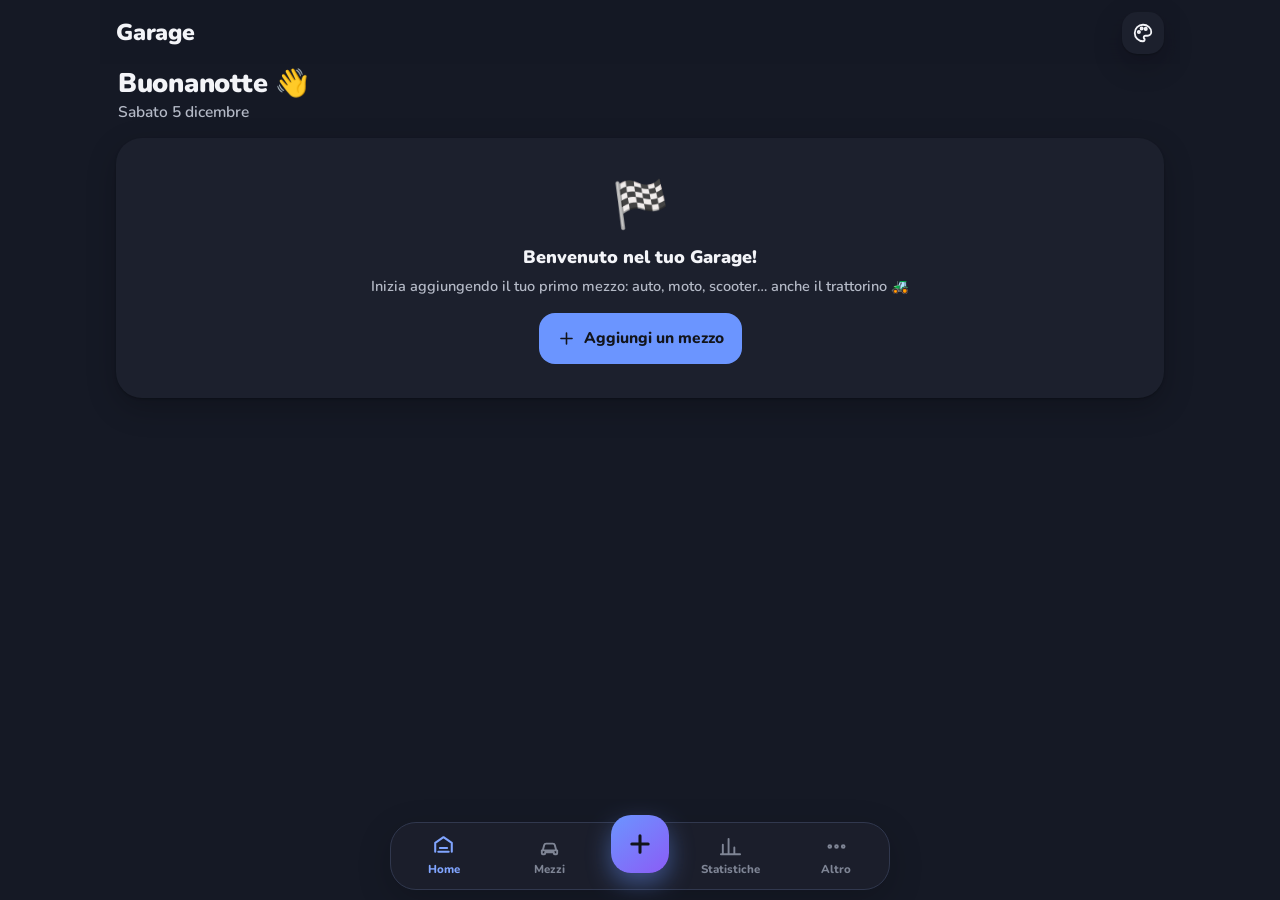
<file: index.html>
<!DOCTYPE html>
<html lang="it">
<head>
  <meta charset="UTF-8">
  <meta name="viewport" content="width=device-width, initial-scale=1, viewport-fit=cover">
  <title>Garage</title>
  <meta name="description" content="Gestione personale dei veicoli: rifornimenti, consumi, manutenzione, spese e statistiche.">
  <meta name="theme-color" content="#0e1014">
  <link rel="manifest" href="manifest.json?v=257">
  <link rel="icon" href="icona-garage.svg" type="image/svg+xml">
  <link rel="apple-touch-icon" href="icona-garage-192.png">
  <link rel="preconnect" href="https://fonts.googleapis.com">
  <link rel="preconnect" href="https://fonts.gstatic.com" crossorigin>
  <link href="https://fonts.googleapis.com/css2?family=Nunito:wght@500;600;700;800;900&family=Inter:wght@400;500;600;700;800&family=Space+Grotesk:wght@500;600;700&family=Manrope:wght@500;600;700;800&display=swap" rel="stylesheet">
  <link rel="stylesheet" href="style.css?v=257">
  <link rel="stylesheet" href="minimal.css?v=257">
  <link rel="stylesheet" href="glass.css?v=257">
  <script>
    // applica subito tema e colore salvati (evita il lampo)
    try {
      // stile dell'app (Sport, Showroom, Cruscotto): alcuni decidono da soli chiaro/scuro
      const stile = localStorage.getItem('garage-stile');
      const temaStile = { sport: 'dark', showroom: 'light', cruscotto: 'dark' }[stile];
      if (temaStile || stile === 'minimal' || stile === 'glass') document.documentElement.dataset.stile = stile;
      if (stile === 'minimal' || stile === 'glass') document.documentElement.dataset.layout = 'nuovo';
      const t = temaStile || localStorage.getItem('garage-tema') || 'dark';
      if (t !== 'auto') document.documentElement.dataset.theme = t;
      const c = JSON.parse(localStorage.getItem('garage-colore-css') || 'null');
      if (c) for (const k in c) document.documentElement.style.setProperty(k, c[k]);
    } catch (e) {}
  </script>
</head>
<body>
  <header class="topbar">
    <button class="icon-btn" id="btnBack" aria-label="Indietro" hidden>
      <svg viewBox="0 0 24 24"><path d="M15 18l-6-6 6-6"/></svg>
    </button>
    <h1 id="pageTitle">Garage</h1>
    <button class="icon-btn" id="btnSync" aria-label="Sincronizza" hidden></button>
    <button class="icon-btn" id="btnTheme" aria-label="Temi e colori">
      <svg viewBox="0 0 24 24"><path d="M12 3a9 9 0 0 0 0 18c1.1 0 1.8-.8 1.8-1.8 0-.5-.2-.9-.5-1.2-.3-.3-.5-.7-.5-1.2 0-1 .8-1.8 1.8-1.8H17a4 4 0 0 0 4-4C21 6.6 17 3 12 3z"/><circle cx="7.5" cy="11" r="1.2"/><circle cx="10.5" cy="7" r="1.2"/><circle cx="15" cy="7.5" r="1.2"/></svg>
    </button>
  </header>

  <main id="view" class="view"></main>

  <nav class="bottomnav">
    <a href="#home" data-nav="home">
      <svg viewBox="0 0 24 24"><path d="M4 18V9.5L12 4l8 5.5V18M7 18h10M8.5 14.5h7"/></svg>
      <span>Garage</span>
    </a>
    <a href="#movimenti" data-nav="movimenti">
      <svg viewBox="0 0 24 24"><path d="M5 7h14M5 12h14M5 17h9"/></svg>
      <span>Movimenti</span>
    </a>
    <button class="fab" id="btnAdd" aria-label="Aggiungi">
      <svg viewBox="0 0 24 24"><path d="M12 5v14M5 12h14"/></svg>
    </button>
    <a href="#statistiche" data-nav="statistiche">
      <svg viewBox="0 0 24 24"><path d="M4 20V10M10 20V4M16 20v-7M22 20H2"/></svg>
      <span>Statistiche</span>
    </a>
    <a href="#altro" data-nav="altro">
      <svg viewBox="0 0 24 24"><circle cx="5" cy="12" r="1.4"/><circle cx="12" cy="12" r="1.4"/><circle cx="19" cy="12" r="1.4"/></svg>
      <span>Altro</span>
    </a>
  </nav>

  <div class="sheet-backdrop" id="sheetBackdrop" hidden></div>
  <section class="sheet" id="sheet" role="dialog" aria-modal="true" hidden>
    <div class="sheet-handle"></div>
    <div class="sheet-head">
      <h2 id="sheetTitle"></h2>
      <button class="icon-btn" id="sheetClose" aria-label="Chiudi"><svg viewBox="0 0 24 24"><path d="M6 6l12 12M18 6L6 18"/></svg></button>
    </div>
    <div class="sheet-body" id="sheetBody"></div>
  </section>

  <div class="toast" id="toast" hidden></div>

  <script src="db.js?v=257"></script>
  <script src="calc.js?v=257"></script>
  <script src="charts.js?v=257"></script>
  <script src="sync.js?v=257"></script>
  <script src="viaggi.js?v=257"></script>
  <script src="drivvo.js?v=257"></script>
  <script src="app.js?v=257"></script>
</body>
</html>
</file>
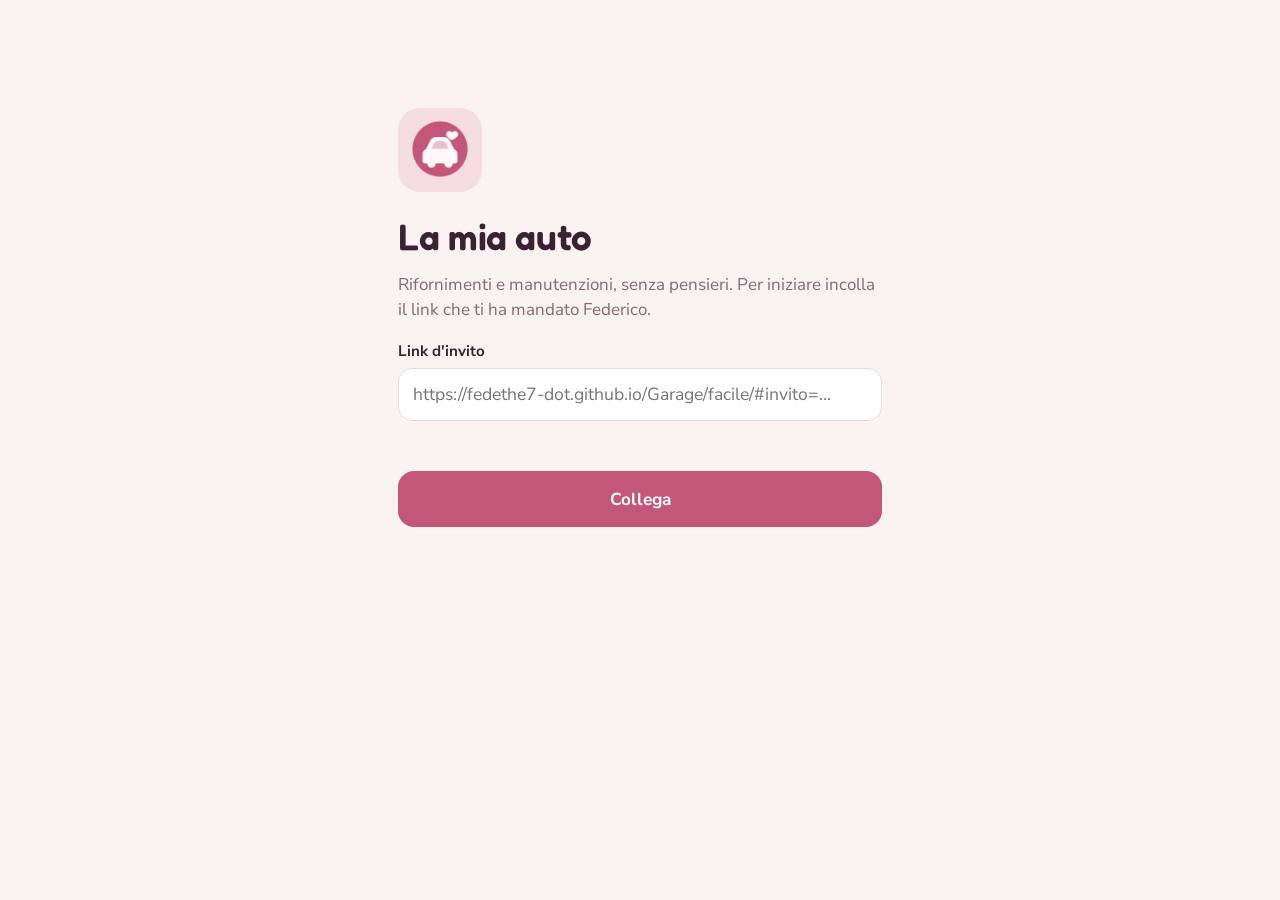
<file: facile/index.html>
<!doctype html>
<html lang="it">
<head>
<meta charset="utf-8">
<meta name="viewport" content="width=device-width, initial-scale=1, viewport-fit=cover">
<title>La mia auto</title>
<meta name="description" content="Rifornimenti e manutenzioni dell'auto, in modo semplice.">
<meta name="theme-color" content="#FBF3F1" media="(prefers-color-scheme: light)">
<meta name="theme-color" content="#221720" media="(prefers-color-scheme: dark)">
<meta name="apple-mobile-web-app-capable" content="yes">
<meta name="mobile-web-app-capable" content="yes">
<meta name="apple-mobile-web-app-status-bar-style" content="default">
<meta name="apple-mobile-web-app-title" content="La mia auto">
<link rel="manifest" href="manifest.json">
<link rel="icon" href="icon.svg" type="image/svg+xml">
<link rel="apple-touch-icon" href="icon-180.png">
<link rel="preconnect" href="https://fonts.googleapis.com">
<link rel="preconnect" href="https://fonts.gstatic.com" crossorigin>
<link href="https://fonts.googleapis.com/css2?family=Fredoka:wght@500;600&family=Nunito+Sans:opsz,wght@6..12,400;6..12,600;6..12,700&display=swap" rel="stylesheet">
<style>
:root {
  --bg: #FBF3F1;          /* carta cipria */
  --card: #FFFFFF;
  --soft: #F6DCE3;        /* rosa polvere */
  --ink: #3B2233;         /* prugna */
  --sub: #85677A;
  --rose: #C2577A;        /* lampone */
  --rose-t: #FFFFFF;
  --sage: #6E9E8A;        /* salvia: il carburante */
  --sage-bg: #E3F0EA;
  --line: #EED7DD;
  --bad: #C0392B;
  color-scheme: light;
}
@media (prefers-color-scheme: dark) {
  :root {
    --bg: #221720; --card: #2F212C; --soft: #43293A; --ink: #F8E9EF; --sub: #C7A9BA;
    --rose: #EE8FB0; --rose-t: #2A1724; --sage: #9BCBB6; --sage-bg: #24372F; --line: #432D3C; --bad: #FF8A80;
    color-scheme: dark;
  }
}
* { box-sizing: border-box; -webkit-tap-highlight-color: transparent; }
html { -webkit-text-size-adjust: 100%; }
body {
  margin: 0; background: var(--bg); color: var(--ink);
  font: 17px/1.45 "Nunito Sans", system-ui, sans-serif;
  padding: env(safe-area-inset-top) 0 calc(28px + env(safe-area-inset-bottom));
}
button, input, select, textarea { font: inherit; color: inherit; }
button { cursor: pointer; }
:focus-visible { outline: 3px solid var(--rose); outline-offset: 2px; }
.wrap { max-width: 520px; margin: 0 auto; padding: 0 18px; }
.hidden { display: none !important; }
.muted { color: var(--sub); }
h1, h2, .num { font-family: Fredoka, "Nunito Sans", sans-serif; font-weight: 600; letter-spacing: -.01em; }

/* Testata */
.top { display: flex; align-items: center; justify-content: space-between; padding: 18px 0 10px; }
.top h1 { margin: 0; font-size: 1.6rem; line-height: 1.1; }
.top p { margin: 2px 0 0; color: var(--sub); font-size: .95rem; }
.round { width: 46px; height: 46px; border-radius: 50%; border: 0; background: var(--card); display: grid; place-items: center; font-size: 1.25rem; box-shadow: 0 1px 0 var(--line); }

/* Auto */
.cars { display: flex; gap: 8px; overflow-x: auto; padding: 4px 0 12px; scrollbar-width: none; }
.cars::-webkit-scrollbar { display: none; }
.car { flex: none; border: 1.5px solid var(--line); background: var(--card); border-radius: 999px; padding: 8px 16px; font-weight: 700; font-size: .95rem; }
.car.on { background: var(--ink); color: var(--bg); border-color: var(--ink); }

/* Lo scontrino del mese: l'elemento che si ricorda */
.ticket {
  position: relative; background: var(--soft); border-radius: 22px 22px 0 0; padding: 20px 22px 26px; margin-top: 4px;
}
.ticket::after {
  content: ""; position: absolute; left: 0; right: 0; bottom: -12px; height: 12px;
  background: radial-gradient(circle at 10px -2px, transparent 9px, var(--soft) 10px) 0 0 / 20px 12px repeat-x;
}
.ticket .car-name { font-weight: 700; display: flex; justify-content: space-between; gap: 10px; }
.ticket .car-name span:last-child { color: var(--sub); font-weight: 600; white-space: nowrap; }
.ticket .big { font-size: 3.4rem; line-height: 1; margin: 18px 0 4px; }
.ticket .big small { font-size: 1.6rem; margin-right: 4px; }
.ticket .cap { color: var(--sub); }
.bars { display: flex; align-items: flex-end; gap: 8px; height: 64px; margin-top: 18px; }
.bars div { flex: 1; display: flex; flex-direction: column; align-items: center; justify-content: flex-end; height: 100%; gap: 4px; }
.bars i { display: block; width: 100%; border-radius: 6px 6px 3px 3px; background: color-mix(in srgb, var(--rose) 45%, transparent); min-height: 3px; }
.bars div:last-child i { background: var(--rose); }
.bars span { font-size: .72rem; color: var(--sub); }

.facts { display: grid; grid-template-columns: 1fr 1fr; gap: 0; margin: 26px 0 18px; }
.facts div { padding: 4px 4px 4px 0; }
.facts div + div { padding-left: 16px; border-left: 1.5px solid var(--line); }
.facts .num { font-size: 1.55rem; display: block; line-height: 1.2; }
.facts .lbl { color: var(--sub); font-size: .9rem; }

/* Azioni */
.actions { display: grid; grid-template-columns: 1fr 1fr; gap: 12px; }
.act { border: 0; border-radius: 20px; padding: 16px 10px; min-height: 88px; display: flex; flex-direction: column; align-items: center; justify-content: center; gap: 2px; font-weight: 700; font-size: 1.02rem; }
.act b { font-size: 1.7rem; line-height: 1.2; }
.act.fuel { background: var(--sage-bg); color: var(--ink); }
.act.fix { background: var(--rose); color: var(--rose-t); }

/* Elenco */
h2 { font-size: 1.15rem; margin: 30px 0 8px; }
.row { display: flex; align-items: center; gap: 12px; width: 100%; border: 0; background: none; text-align: left; padding: 12px 0; border-bottom: 1.5px solid var(--line); }
.row:last-child { border-bottom: 0; }
.row .ic { width: 42px; height: 42px; border-radius: 14px; display: grid; place-items: center; font-size: 1.25rem; flex: none; }
.row .ic.f { background: var(--sage-bg); }
.row .ic.m { background: var(--soft); }
.row .tx { flex: 1; min-width: 0; }
.row .t { display: block; font-weight: 700; }
.row .s { display: block; color: var(--sub); font-size: .9rem; white-space: nowrap; overflow: hidden; text-overflow: ellipsis; }
.row .eur { font-family: Fredoka, sans-serif; font-weight: 600; font-size: 1.1rem; }
.empty { text-align: center; color: var(--sub); padding: 26px 10px; }

/* Pannello */
.bg { position: fixed; inset: 0; background: rgba(40, 18, 32, .42); display: flex; align-items: flex-end; justify-content: center; z-index: 10; }
.sheet { background: var(--bg); width: 100%; max-width: 560px; max-height: 92vh; overflow-y: auto; border-radius: 26px 26px 0 0; padding: 10px 20px calc(24px + env(safe-area-inset-bottom)); animation: su .2s ease-out; }
@keyframes su { from { transform: translateY(30px); opacity: .6; } }
@media (prefers-reduced-motion: reduce) { .sheet { animation: none; } }
.grab { width: 44px; height: 5px; border-radius: 9px; background: var(--line); margin: 0 auto 10px; }
.sheet-h { display: flex; align-items: center; justify-content: space-between; }
.sheet-h h2 { margin: 6px 0; font-size: 1.35rem; }
label.f { display: block; margin: 14px 0 0; font-weight: 700; font-size: .95rem; }
label.f small { font-weight: 600; color: var(--sub); }
.in { display: block; width: 100%; margin-top: 6px; border: 1.5px solid var(--line); background: var(--card); border-radius: 14px; padding: 13px 14px; font-size: 1.1rem; min-height: 52px; -webkit-appearance: none; appearance: none; }
.in:focus { border-color: var(--rose); outline: none; }
.in.big { font-family: Fredoka, sans-serif; font-size: 1.6rem; font-weight: 600; }
.two { display: grid; grid-template-columns: 1fr 1fr; gap: 10px; }
.chips { display: flex; flex-wrap: wrap; gap: 8px; margin-top: 8px; }
.chip { border: 1.5px solid var(--line); background: var(--card); border-radius: 999px; padding: 9px 14px; font-weight: 700; font-size: .95rem; }
.chip.on { background: var(--ink); color: var(--bg); border-color: var(--ink); }
.switch { display: flex; align-items: center; justify-content: space-between; gap: 12px; margin-top: 16px; padding: 12px 14px; border-radius: 14px; background: var(--card); border: 1.5px solid var(--line); font-weight: 700; }
.switch input { width: 24px; height: 24px; accent-color: var(--rose); }
.hint { font-size: .88rem; color: var(--sub); margin-top: 6px; }
.btn { display: block; width: 100%; border: 0; border-radius: 16px; min-height: 56px; margin-top: 20px; font-weight: 700; font-size: 1.08rem; background: var(--rose); color: var(--rose-t); }
.btn.ghost { background: transparent; color: var(--bad); margin-top: 8px; }
.btn.line { background: var(--card); color: var(--ink); border: 1.5px solid var(--line); margin-top: 10px; }
.btn:disabled { opacity: .5; }
.err { color: var(--bad); font-weight: 700; margin-top: 10px; min-height: 1.2em; }

/* Benvenuto */
.hello { padding-top: 12vh; }
.hello h1 { font-size: 2.3rem; line-height: 1.05; margin: 18px 0 8px; }
.hello img { width: 84px; height: 84px; border-radius: 22px; }

.toast { position: fixed; left: 50%; top: calc(14px + env(safe-area-inset-top)); transform: translateX(-50%); background: var(--ink); color: var(--bg); padding: 11px 18px; border-radius: 14px; font-weight: 700; z-index: 20; max-width: calc(100% - 32px); text-align: center; }
.sync { font-size: .8rem; color: var(--sub); text-align: center; margin-top: 26px; }
</style>
</head>
<body>
<div class="wrap" id="app"></div>
<div class="bg hidden" id="bg"><div class="sheet" id="sheet" role="dialog" aria-modal="true"></div></div>
<div class="toast hidden" id="toast" role="status"></div>

<script>
'use strict';
/* =========================================================
   La mia auto — la versione semplice di Garage.
   Usa lo stesso foglio Google di Garage (stesso script, stesso codice):
   tutto quello che si scrive qui lo vede anche Federico in Garage.
   Tabelle usate: veicoli, rifornimenti, manutenzioni.
   ========================================================= */
const TAB = ['veicoli', 'rifornimenti', 'manutenzioni'];
const TIPI = [['Tagliando', '🧰'], ['Cambio olio', '🛢️'], ['Gomme', '🛞'], ['Freni', '🛑'], ['Batteria', '🔋'], ['Revisione', '✅'], ['Altro', '🔧']];
const EMO_T = Object.fromEntries(TIPI);
const FAMIGLIA = ['Mamma', 'Beatrice'];
const MESI = ['Gen', 'Feb', 'Mar', 'Apr', 'Mag', 'Giu', 'Lug', 'Ago', 'Set', 'Ott', 'Nov', 'Dic'];
const MESI_L = ['gennaio', 'febbraio', 'marzo', 'aprile', 'maggio', 'giugno', 'luglio', 'agosto', 'settembre', 'ottobre', 'novembre', 'dicembre'];

/* ---------- Memoria ---------- */
const L = {
  get(k, d) { try { const v = localStorage.getItem('lamiaauto.' + k); return v == null ? d : JSON.parse(v); } catch (e) { return d; } },
  set(k, v) { try { localStorage.setItem('lamiaauto.' + k, JSON.stringify(v)); } catch (e) { /* niente */ } }
};
let cfg = L.get('cfg', {});              // { url, token, chi, miei:[id], auto:id, lastSync }
let dati = L.get('dati', { veicoli: [], rifornimenti: [], manutenzioni: [] });
const salvaCfg = () => L.set('cfg', cfg);
const salvaDati = () => L.set('dati', dati);

/* ---------- Utilità ---------- */
const $ = s => document.querySelector(s);
const esc = s => String(s == null ? '' : s).replace(/[&<>"']/g, c => ({ '&': '&amp;', '<': '&lt;', '>': '&gt;', '"': '&quot;', "'": '&#39;' }[c]));
const num = v => { if (typeof v === 'number') return isFinite(v) ? v : 0; let s = String(v ?? '').trim().replace(/\s|€/g, ''); if (s.includes(',')) s = s.replace(/\./g, '').replace(',', '.'); const n = parseFloat(s); return isFinite(n) ? n : 0; };
const eur = (n, d = 2) => (n || 0).toLocaleString('it-IT', { style: 'currency', currency: 'EUR', minimumFractionDigits: d, maximumFractionDigits: d });
const fmtN = (n, d = 0) => (n || 0).toLocaleString('it-IT', { minimumFractionDigits: d, maximumFractionDigits: d });
const z = n => String(n).padStart(2, '0');
const oggi = () => { const d = new Date(); return d.getFullYear() + '-' + z(d.getMonth() + 1) + '-' + z(d.getDate()); };
const dataBreve = s => { if (!s) return ''; const [y, m, d] = s.split('-').map(Number); return d + ' ' + MESI[m - 1] + (y !== new Date().getFullYear() ? ' ' + y : ''); };
const nuovoId = () => (window.crypto && crypto.randomUUID) ? crypto.randomUUID() : 'id-' + Date.now().toString(36) + Math.random().toString(36).slice(2, 10);
const lista = t => (dati[t] || []).filter(r => !r.deleted);
/* date con l'ora dentro (es. "2026-10-28T23:00:00.000Z") → il giorno giusto in Italia */
const giornoLocale = v => { if (typeof v !== 'string' || !/^\d{4}-\d{2}-\d{2}T/.test(v)) return v; const d = new Date(v); return isNaN(d) ? v.slice(0, 10) : d.getFullYear() + '-' + z(d.getMonth() + 1) + '-' + z(d.getDate()); };
const prendi = (t, id) => lista(t).find(r => r.id === id);
const nomeAuto = v => v ? (v.nome || [v.marca, v.modello].filter(Boolean).join(' ') || 'Auto') : '';
let tT;
function toast(m) { const t = $('#toast'); t.textContent = m; t.classList.remove('hidden'); clearTimeout(tT); tT = setTimeout(() => t.classList.add('hidden'), 2600); }

/* ---------- Dati e salvataggio ---------- */
function salva(t, rec) {
  const r = Object.assign({}, rec);
  if (!r.id) r.id = nuovoId();
  r.updatedAt = new Date().toISOString(); r.deleted = false; r._dirty = true;
  const a = dati[t], i = a.findIndex(x => x.id === r.id);
  if (i >= 0) a[i] = Object.assign({}, a[i], r); else a.push(r);
  salvaDati(); Sync.presto();
  return r;
}
function elimina(t, id) {
  const a = dati[t], i = a.findIndex(x => x.id === id);
  if (i < 0) return;
  a[i] = Object.assign({}, a[i], { deleted: true, _dirty: true, updatedAt: new Date().toISOString() });
  salvaDati(); Sync.presto();
}

/* ---------- Sincronizzazione con il foglio di Garage (stesso protocollo) ---------- */
const Sync = {
  busy: false, ancora: false, t: null, stato: '',
  presto(ms = 900) { if (!cfg.url) return; clearTimeout(this.t); this.t = setTimeout(() => this.vai(), ms); },
  async post(body) {
    const r = await fetch(cfg.url, { method: 'POST', headers: { 'Content-Type': 'text/plain;charset=utf-8' }, body: JSON.stringify(body), redirect: 'follow' });
    const txt = await r.text();
    try { return JSON.parse(txt); } catch (e) { throw new Error('Il foglio non risponde come dovrebbe'); }
  },
  async vai(manuale) {
    if (!cfg.url) return;
    if (this.busy) { this.ancora = true; return; }
    this.busy = true; this.stato = 'sync'; mostraStato();
    try {
      const changes = {}, sent = {};
      TAB.forEach(t => {
        changes[t] = []; sent[t] = {};
        dati[t].forEach(r => {
          if (!r._dirty) return;
          const { _dirty, _sync, foto, ...pulito } = r;
          changes[t].push(r.deleted && !r._sync ? { id: r.id, deleted: true, updatedAt: r.updatedAt } : pulito);
          sent[t][r.id] = r.updatedAt;
        });
      });
      const res = await this.post({ token: cfg.token, changes });
      if (!res.ok) throw new Error(/codice/i.test(res.error || '') ? 'Il link non è più valido: chiedine uno nuovo a Federico' : (res.error || 'Errore dal foglio'));
      this.unisci(res.data || {}, sent);
      cfg.lastSync = new Date().toISOString(); salvaCfg();
      this.stato = 'ok';
      if (manuale) toast('Tutto aggiornato');
    } catch (e) {
      this.stato = 'offline';
      if (manuale) toast(e.message && !/fetch/i.test(e.message) ? e.message : 'Nessuna connessione: salvo appena torna');
    } finally {
      this.busy = false; render();
      if (this.ancora) { this.ancora = false; this.presto(300); }
    }
  },
  /* come in Garage: vince il foglio, tranne le modifiche fatte qui nel frattempo */
  unisci(server, sent) {
    TAB.forEach(t => {
      if (!Array.isArray(server[t])) return;
      const sMap = {}; server[t].forEach(r => { sMap[r.id] = r; });
      const keep = [];
      dati[t].forEach(loc => {
        const inviato = sent[t] && sent[t][loc.id] === loc.updatedAt;
        const s = sMap[loc.id]; delete sMap[loc.id];
        if (loc._dirty && !inviato) { keep.push(loc); return; }
        if (loc.deleted) return;
        if (!s) { if (loc._sync || inviato) return; keep.push(loc); return; }
        keep.push(Object.assign({}, s, { deleted: false, _sync: true, _dirty: false }));
      });
      Object.keys(sMap).forEach(id => keep.push(Object.assign({}, sMap[id], { deleted: false, _sync: true, _dirty: false })));
      keep.forEach(r => { if (r.data && r.data !== giornoLocale(r.data)) { r.data = giornoLocale(r.data); r._dirty = true; r.updatedAt = new Date().toISOString(); } });
      dati[t] = keep;
    });
    salvaDati();
  }
};
function mostraStato() { const s = $('#stato'); if (s) s.textContent = testoStato(); }
function testoStato() {
  const daInviare = TAB.reduce((n, t) => n + dati[t].filter(r => r._dirty).length, 0);
  if (Sync.stato === 'sync') return 'Salvo nel foglio…';
  if (daInviare) return daInviare + (daInviare === 1 ? ' cosa da salvare' : ' cose da salvare') + ' nel foglio · tocca per riprovare';
  if (cfg.lastSync) return 'Salvato nel foglio di Garage';
  return '';
}

/* ---------- Calcoli ---------- */
/* Solo le auto; quelle segnate "nascosta" (dal telefono di Federico) non compaiono a nessuno.
   Il segno sta nelle note del mezzo, così vale per tutti i telefoni e si vede anche in Garage. */
const SEGNO = '[nascosta in La mia auto]';
const nascosta = v => String(v.note || '').includes(SEGNO);
const autoVisibili = () => lista('veicoli').filter(v => (v.tipo || 'Auto') === 'Auto' && !nascosta(v));
function mieAuto() {
  const tutte = autoVisibili();
  const mie = tutte.filter(v => (cfg.miei || []).includes(v.id));
  return mie.length ? mie : [];
}
function autoAttiva() { const m = mieAuto(); return m.find(v => v.id === cfg.auto) || m[0] || null; }
function carburanti(v) {
  const out = [];
  const add = c => { if (c && !out.includes(c)) out.push(c); };
  add({ Ibrido: 'Benzina', Elettrico: 'Elettrico' }[v.alimentazione] || (['Benzina', 'Diesel', 'GPL', 'Metano'].includes(v.alimentazione) ? v.alimentazione : 'Benzina'));
  add(v.carburante2);
  return out;
}
function kmAttuali(v) {
  let max = num(v.kmIniziali);
  ['rifornimenti', 'manutenzioni'].forEach(t => lista(t).forEach(r => { if (r.veicoloId === v.id && num(r.km) > max) max = num(r.km); }));
  return max;
}
function movimenti(v) {
  const r = lista('rifornimenti').filter(x => x.veicoloId === v.id).map(x => ({ t: 'rifornimenti', r: x, eur: num(x.totale) }));
  const m = lista('manutenzioni').filter(x => x.veicoloId === v.id).map(x => ({ t: 'manutenzioni', r: x, eur: num(x.costo) }));
  return r.concat(m).sort((a, b) => String(b.r.data).localeCompare(String(a.r.data)) || num(b.r.km) - num(a.r.km));
}
/* consumo "da pieno a pieno" sul carburante principale (come Garage) */
function consumo(v) {
  const c = carburanti(v)[0];
  const rif = lista('rifornimenti').filter(x => x.veicoloId === v.id && x.carburante === c).sort((a, b) => num(a.km) - num(b.km));
  let km = 0, litri = 0, ultimo = null, acc = 0;
  rif.forEach(f => {
    acc += num(f.litri);
    if (f.pieno !== false && num(f.km) > 0) {   // senza km non si può calcolare il consumo
      if (ultimo !== null && num(f.km) > ultimo) { km += num(f.km) - ultimo; litri += acc; }
      ultimo = num(f.km); acc = 0;
    }
  });
  return { km, litri, kmL: litri ? km / litri : 0, l100: km ? litri / km * 100 : 0, carburante: c };
}

/* ---------- Schermate ---------- */
function render() {
  const app = $('#app');
  if (!cfg.url) return benvenuto(app);
  if (!cfg.chi) return chiSei(app);
  // con il link personale il foglio manda solo le sue auto: sono tutte sue, niente da scegliere
  if (cfg.personale && !mieAuto().length && autoVisibili().length) { cfg.miei = autoVisibili().map(v => v.id); cfg.auto = cfg.miei[0]; salvaCfg(); }
  if (!mieAuto().length) return sceltaAuto(app);
  casa(app);
}

function benvenuto(app, msg) {
  // Federico: su questo telefono c'è già Garage collegato
  let g = null; try { g = JSON.parse(localStorage.getItem('garage-sync') || 'null'); } catch (e) { /* niente */ }
  app.innerHTML = `<div class="hello">
    <img src="icon-180.png" alt="">
    <h1>La mia auto</h1>
    <p class="muted">Rifornimenti e manutenzioni, senza pensieri. Per iniziare incolla il link che ti ha mandato Federico.</p>
    <label class="f" for="invito">Link d'invito</label>
    <input class="in" id="invito" type="url" inputmode="url" autocomplete="off" autocapitalize="off" placeholder="https://fedethe7-dot.github.io/Garage/facile/#invito=…">
    <div class="err" id="err">${esc(msg || '')}</div>
    <button class="btn" id="go">Collega</button>
    ${g && g.url && g.token ? '<button class="btn line" id="dagarage">Usa il collegamento di Garage</button>' : ''}
  </div>`;
  $('#go').onclick = () => { const ok = leggiInvito($('#invito').value); if (!ok) $('#err').textContent = 'Questo link non è un invito: copialo di nuovo per intero dal messaggio.'; else primoCollegamento(); };
  const dg = $('#dagarage');
  if (dg) dg.onclick = () => { cfg.url = g.url; cfg.token = g.token; salvaCfg(); primoCollegamento(); };
}
async function primoCollegamento() {
  $('#app').innerHTML = '<div class="hello"><img src="icon-180.png" alt=""><h1>Un attimo…</h1><p class="muted">Prendo le auto dal foglio di Garage.</p></div>';
  await Sync.vai();
  if (Sync.stato !== 'ok') { const u = cfg.url; cfg = {}; salvaCfg(); return benvenuto($('#app'), u ? 'Il foglio non risponde. Controlla la connessione o chiedi a Federico un link nuovo.' : ''); }
  render();
}
function leggiInvito(testo) {
  const m = /#invito=([^&\s]+)/.exec(testo || '');
  if (!m) return false;
  try {
    const o = JSON.parse(decodeURIComponent(escape(atob(decodeURIComponent(m[1])))));
    if (!o.u || !o.t) return false;
    cfg.url = o.u; cfg.token = o.t;
    // link personale (Garage Sync v4): so già chi è e vede solo le sue auto
    if (o.chi) { cfg.chi = o.chi; cfg.personale = true; }
    salvaCfg();
    return true;
  } catch (e) { return false; }
}
function linkInvito() {
  const b = btoa(unescape(encodeURIComponent(JSON.stringify({ u: cfg.url, t: cfg.token }))));
  return location.origin + location.pathname + '#invito=' + encodeURIComponent(b);
}

function chiSei(app) {
  app.innerHTML = `<div class="hello">
    <h1>Chi sei?</h1>
    <p class="muted">Serve solo per salutarti.</p>
    <div class="chips">${FAMIGLIA.concat(['Federico']).map(n => `<button class="chip" data-chi="${n}">${n}</button>`).join('')}</div>
  </div>`;
  app.querySelectorAll('[data-chi]').forEach(b => b.onclick = () => { cfg.chi = b.dataset.chi; salvaCfg(); render(); });
}

function sceltaAuto(app, daImpostazioni) {
  const tutte = autoVisibili();
  const sel = new Set(cfg.miei || []);
  const disegna = () => {
    app.innerHTML = `<div class="hello" style="padding-top:6vh">
      <h1>Quali sono le tue auto?</h1>
      <p class="muted">Vedrai solo quelle che scegli. Puoi cambiarle quando vuoi.</p>
      <div class="chips">${tutte.map(v => `<button class="chip ${sel.has(v.id) ? 'on' : ''}" data-v="${v.id}">${esc(nomeAuto(v))}</button>`).join('') || '<span class="muted">Nel foglio non ci sono ancora auto.</span>'}</div>
      <button class="btn line" id="nuova">＋ Aggiungi un'auto</button>
      <button class="btn" id="fattoAuto" ${sel.size ? '' : 'disabled'}>Fatto</button>
    </div>`;
    app.querySelectorAll('[data-v]').forEach(b => b.onclick = () => { sel.has(b.dataset.v) ? sel.delete(b.dataset.v) : sel.add(b.dataset.v); disegna(); });
    // l'auto appena aggiunta diventa subito "mia" e si entra nell'app
    $('#nuova').onclick = () => formAuto(id => { sel.add(id); cfg.miei = [...sel]; cfg.auto = id; salvaCfg(); render(); });
    $('#fattoAuto').onclick = () => { cfg.miei = [...sel]; if (!sel.has(cfg.auto)) cfg.auto = cfg.miei[0]; salvaCfg(); render(); };
  };
  disegna();
}

function casa(app) {
  const mie = mieAuto(), v = autoAttiva();
  const mov = movimenti(v);
  const d = new Date(), ym = d.getFullYear() + '-' + z(d.getMonth() + 1);
  const mese = mov.filter(x => String(x.r.data).startsWith(ym)).reduce((s, x) => s + x.eur, 0);
  const totale = mov.reduce((s, x) => s + x.eur, 0);
  const c = consumo(v);
  // ultimi 6 mesi
  const mesi = [];
  for (let i = 5; i >= 0; i--) { const x = new Date(d.getFullYear(), d.getMonth() - i, 1); mesi.push({ k: x.getFullYear() + '-' + z(x.getMonth() + 1), n: MESI[x.getMonth()] }); }
  mesi.forEach(m => { m.v = mov.filter(x => String(x.r.data).startsWith(m.k)).reduce((s, x) => s + x.eur, 0); });
  const max = Math.max(1, ...mesi.map(m => m.v));
  const [intero, dec] = eur(mese).replace('€', '').trim().split(',');
  const ora = d.getHours(), saluto = ora < 13 ? 'Buongiorno' : ora < 18 ? 'Buon pomeriggio' : 'Buonasera';

  app.innerHTML = `
    <header class="top">
      <div><h1>Ciao ${esc(cfg.chi)} 🌸</h1><p>${saluto} · ${esc(d.toLocaleDateString('it-IT', { weekday: 'long', day: 'numeric', month: 'long' }))}</p></div>
      <button class="round" id="imp" aria-label="Impostazioni">⚙️</button>
    </header>
    ${mie.length > 1 ? `<div class="cars">${mie.map(x => `<button class="car ${x.id === v.id ? 'on' : ''}" data-auto="${x.id}">${esc(nomeAuto(x))}</button>`).join('')}</div>` : ''}
    <section class="ticket" aria-label="Spesa del mese">
      <div class="car-name"><span>${esc(nomeAuto(v))}</span><span>${fmtN(kmAttuali(v))} km</span></div>
      <div class="big num"><small>€</small>${intero}<small style="margin:0 0 0 2px">,${dec}</small></div>
      <div class="cap">spesi a ${MESI_L[d.getMonth()]} tra carburante e manutenzione</div>
      <div class="bars" aria-hidden="true">${mesi.map(m => `<div><i style="height:${Math.round(m.v / max * 100)}%"></i><span>${m.n}</span></div>`).join('')}</div>
    </section>
    <div class="facts">
      <div><span class="num">${eur(totale, 0)}</span><span class="lbl">spesi in totale</span></div>
      <div>${c.kmL ? `<span class="num">${fmtN(c.kmL, 1)} km/l</span><span class="lbl">consumo medio · ${fmtN(c.l100, 1)} l/100 km</span>`
        : '<span class="num">—</span><span class="lbl">consumo medio: servono due pieni</span>'}</div>
    </div>
    <div class="actions">
      <button class="act fuel" id="addF"><b>⛽</b>Rifornimento</button>
      <button class="act fix" id="addM"><b>🔧</b>Manutenzione</button>
    </div>
    ${bannerHome()}
    <h2>Ultime spese</h2>
    <div>${mov.slice(0, 15).map(riga).join('') || '<div class="empty">Ancora niente. Il prossimo pieno lo segni qui.</div>'}</div>
    <button class="sync" id="stato" style="display:block;width:100%;border:0;background:none">${esc(testoStato())}</button>`;

  app.querySelectorAll('[data-auto]').forEach(b => b.onclick = () => { cfg.auto = b.dataset.auto; salvaCfg(); render(); });
  app.querySelectorAll('[data-mov]').forEach(b => b.onclick = () => { const [t, id] = b.dataset.mov.split(':'); t === 'rifornimenti' ? formRif(prendi(t, id)) : formMan(prendi(t, id)); });
  $('#addF').onclick = () => formRif();
  $('#addM').onclick = () => formMan();
  $('#imp').onclick = impostazioni;
  const nh = $('#noHome'); if (nh) nh.onclick = () => { L.set('noHome', true); render(); };
  const ib = $('#installa'); if (ib) ib.onclick = async () => { const p = installa; installa = null; p.prompt(); await p.userChoice.catch(() => {}); render(); };
  $('#stato').onclick = () => Sync.vai(true);
}
const standalone = () => !!(navigator.standalone || (window.matchMedia && matchMedia('(display-mode: standalone)').matches));
const suIphone = () => /iPhone|iPad|iPod/.test(navigator.userAgent);
const suAndroid = () => /Android/.test(navigator.userAgent);
let installa = null;   // Android/Chrome: richiesta di installazione pronta
window.addEventListener('beforeinstallprompt', e => { e.preventDefault(); installa = e; if (cfg.url) render(); });
window.addEventListener('appinstalled', () => { installa = null; L.set('noHome', true); render(); });
function bannerHome() {
  if (standalone() || L.get('noHome', false)) return '';
  const box = t => `<div class="hint" style="margin-top:18px;padding:12px 14px;border-radius:14px;background:var(--card);border:1.5px solid var(--line)">${t} <button class="chip" id="noHome" style="display:block;margin-top:10px">Fatto</button></div>`;
  if (installa) return `<button class="btn line" id="installa">📲 Installa l'app sul telefono</button>`;
  if (suIphone()) return box('📲 Per averla come un\'app: tocca <b>Condividi</b> in basso, poi <b>Aggiungi alla schermata Home</b>.');
  if (suAndroid()) return box('📲 Per averla come un\'app: tocca <b>⋮</b> in alto a destra in Chrome, poi <b>Installa app</b> (o <b>Aggiungi a schermata Home</b>).');
  return '';
}
function riga(x) {
  const r = x.r;
  if (x.t === 'rifornimenti') {
    const det = [dataBreve(r.data), r.litri ? fmtN(num(r.litri), 1) + ' l' : '', r.carburante !== carburanti(autoAttiva())[0] ? r.carburante : '', r.pieno === false ? 'non pieno' : ''].filter(Boolean).join(' · ');
    return `<button class="row" data-mov="rifornimenti:${r.id}"><span class="ic f">⛽</span><span class="tx"><span class="t">Rifornimento</span><span class="s">${esc(det)}</span></span><span class="eur">${eur(x.eur)}</span></button>`;
  }
  const det = [dataBreve(r.data), r.descrizione || r.officina || ''].filter(Boolean).join(' · ');
  return `<button class="row" data-mov="manutenzioni:${r.id}"><span class="ic m">${EMO_T[r.tipo] || '🔧'}</span><span class="tx"><span class="t">${esc(r.tipo || 'Manutenzione')}</span><span class="s">${esc(det)}</span></span><span class="eur">${eur(x.eur)}</span></button>`;
}

/* ---------- Pannelli ---------- */
function apri(html) { $('#sheet').innerHTML = '<div class="grab"></div>' + html; $('#bg').classList.remove('hidden'); document.body.style.overflow = 'hidden'; }
function chiudi() { $('#bg').classList.add('hidden'); document.body.style.overflow = ''; }
$('#bg').addEventListener('click', e => { if (e.target.id === 'bg' || e.target.closest('[data-x]')) chiudi(); });
const testa = t => `<div class="sheet-h"><h2>${t}</h2><button class="round" data-x aria-label="Chiudi">✕</button></div>`;

function formRif(r) {
  const v = autoAttiva(), carb = carburanti(v);
  let c = r ? r.carburante : carb[0], pieno = r ? r.pieno !== false : true;
  const ultimo = kmAttuali(v);
  apri(`${testa(r ? 'Rifornimento' : 'Nuovo rifornimento')}
    ${carb.length > 1 ? `<div class="chips" id="carb">${carb.map(x => `<button class="chip ${x === c ? 'on' : ''}" data-c="${x}">${x}</button>`).join('')}</div>` : ''}
    <label class="f">Quanto hai pagato?<input class="in big" id="tot" inputmode="decimal" placeholder="0,00 €" value="${r ? esc(fmtN(num(r.totale), 2)) : ''}"></label>
    <div class="two">
      <label class="f">Prezzo al litro<input class="in" id="pr" inputmode="decimal" placeholder="es. 1,859" value="${r && r.prezzo ? esc(fmtN(num(r.prezzo), 3)) : ''}"></label>
      <label class="f">Litri<input class="in" id="li" inputmode="decimal" placeholder="si calcola da solo" value="${r && r.litri ? esc(fmtN(num(r.litri), 2)) : ''}"></label>
    </div>
    <label class="f">Km sul cruscotto<input class="in" id="km" inputmode="numeric" placeholder="${ultimo ? 'l\'ultima volta ' + fmtN(ultimo) : 'es. 45200'}" value="${r && r.km ? esc(num(r.km)) : ''}"></label>
    <label class="f">Data<input class="in" id="data" type="date" value="${esc(r ? r.data : oggi())}"></label>
    <label class="switch">Ho fatto il pieno<input type="checkbox" id="pieno" ${pieno ? 'checked' : ''}></label>
    <div class="hint">Se fai sempre il pieno, il consumo medio viene più preciso.</div>
    <div class="err" id="err"></div>
    <button class="btn" id="ok">${r ? 'Salva modifiche' : 'Salva rifornimento'}</button>
    ${r ? '<button class="btn ghost" id="del">Elimina rifornimento</button>' : ''}`);
  const cb = $('#carb');
  if (cb) cb.onclick = e => { const b = e.target.closest('[data-c]'); if (!b) return; c = b.dataset.c; cb.querySelectorAll('.chip').forEach(x => x.classList.toggle('on', x === b)); };
  const calcola = () => { const t = num($('#tot').value), p = num($('#pr').value); if (t && p && !$('#li').dataset.mano) $('#li').value = fmtN(t / p, 2); };
  $('#tot').oninput = calcola; $('#pr').oninput = calcola;
  $('#li').oninput = () => { $('#li').dataset.mano = $('#li').value ? '1' : ''; };
  $('#ok').onclick = () => {
    const tot = num($('#tot').value), km = Math.round(num($('#km').value));
    let li = num($('#li').value), pr = num($('#pr').value);
    if (!tot) return $('#err').textContent = 'Scrivi quanto hai pagato.';
    if (!km) return $('#err').textContent = 'Scrivi i km che vedi sul cruscotto.';
    if (!li && pr) li = Math.round(tot / pr * 100) / 100;
    if (li && !pr) pr = Math.round(tot / li * 1000) / 1000;
    if (!r && ultimo && km < ultimo && !$('#err').dataset.ok) { $('#err').dataset.ok = '1'; return $('#err').textContent = `I km sono meno dell'ultima volta (${fmtN(ultimo)}). Se sono giusti, tocca di nuovo Salva.`; }
    salva('rifornimenti', Object.assign({}, r || {}, { veicoloId: v.id, carburante: c, data: $('#data').value || oggi(), km, litri: li || '', prezzo: pr || '', totale: tot, pieno: $('#pieno').checked }));
    chiudi(); render(); toast(r ? 'Modifiche salvate' : 'Rifornimento salvato');
  };
  if (r) $('#del').onclick = () => { if (confirm('Eliminare questo rifornimento?')) { elimina('rifornimenti', r.id); chiudi(); render(); toast('Rifornimento eliminato'); } };
}

function formMan(r) {
  const v = autoAttiva();
  let tipo = r ? r.tipo : '';
  apri(`${testa(r ? 'Manutenzione' : 'Nuova manutenzione')}
    <label class="f">Cosa hai fatto?</label>
    <div class="chips" id="tipi">${TIPI.map(([t, e]) => `<button class="chip ${t === tipo ? 'on' : ''}" data-t="${t}">${e} ${t}</button>`).join('')}</div>
    <label class="f">Quanto hai pagato?<input class="in big" id="costo" inputmode="decimal" placeholder="0,00 €" value="${r && r.costo ? esc(fmtN(num(r.costo), 2)) : ''}"></label>
    <label class="f">Dove o cosa <small>(facoltativo)</small><input class="in" id="desc" placeholder="es. gomme invernali, officina Rossi" value="${esc(r ? r.descrizione || r.officina || '' : '')}"></label>
    <div class="two">
      <label class="f">Data<input class="in" id="data" type="date" value="${esc(r ? r.data : oggi())}"></label>
      <label class="f">Km <small>(facoltativo)</small><input class="in" id="km" inputmode="numeric" value="${r && r.km ? esc(num(r.km)) : ''}"></label>
    </div>
    <div class="err" id="err"></div>
    <button class="btn" id="ok">${r ? 'Salva modifiche' : 'Salva manutenzione'}</button>
    ${r ? '<button class="btn ghost" id="del">Elimina manutenzione</button>' : ''}`);
  $('#tipi').onclick = e => { const b = e.target.closest('[data-t]'); if (!b) return; tipo = b.dataset.t; $('#tipi').querySelectorAll('.chip').forEach(x => x.classList.toggle('on', x === b)); };
  $('#ok').onclick = () => {
    const costo = num($('#costo').value);
    if (!tipo) return $('#err').textContent = 'Scegli cosa hai fatto.';
    if (!costo) return $('#err').textContent = 'Scrivi quanto hai pagato.';
    const km = Math.round(num($('#km').value));
    salva('manutenzioni', Object.assign({}, r || {}, { veicoloId: v.id, tipo, data: $('#data').value || oggi(), km: km || '', costo, descrizione: $('#desc').value.trim() }));
    chiudi(); render(); toast(r ? 'Modifiche salvate' : 'Manutenzione salvata');
  };
  if (r) $('#del').onclick = () => { if (confirm('Eliminare questa manutenzione?')) { elimina('manutenzioni', r.id); chiudi(); render(); toast('Manutenzione eliminata'); } };
}

function formAuto(fatto) {
  let alim = 'Benzina', c2 = '';
  apri(`${testa('Nuova auto')}
    <label class="f">Come la chiami?<input class="in" id="nome" placeholder="es. Panda di Beatrice"></label>
    <label class="f">Va a</label>
    <div class="chips" id="alim">${['Benzina', 'Diesel', 'GPL', 'Metano', 'Ibrido', 'Elettrico'].map(a => `<button class="chip ${a === alim ? 'on' : ''}" data-a="${a}">${a}</button>`).join('')}</div>
    <label class="f">Km di oggi<input class="in" id="km" inputmode="numeric" placeholder="es. 45200"></label>
    <div class="err" id="err"></div>
    <button class="btn" id="ok">Aggiungi auto</button>`);
  $('#alim').onclick = e => { const b = e.target.closest('[data-a]'); if (!b) return; alim = b.dataset.a; c2 = ['GPL', 'Metano'].includes(alim) ? 'Benzina' : ''; $('#alim').querySelectorAll('.chip').forEach(x => x.classList.toggle('on', x === b)); };
  $('#ok').onclick = () => {
    const nome = $('#nome').value.trim();
    if (!nome) return $('#err').textContent = 'Scrivi un nome per l\'auto.';
    const r = salva('veicoli', { tipo: 'Auto', nome, marca: '', modello: '', alimentazione: alim, carburante2: c2, unita: 'km', kmIniziali: Math.round(num($('#km').value)) || '' });
    chiudi(); fatto(r.id);
  };
}

function nascondi() {
  const auto = lista('veicoli').filter(v => (v.tipo || 'Auto') === 'Auto');
  apri(`${testa('Nascondi auto')}
    <p class="hint">Le auto spente qui non compaiono a nessuno in "La mia auto". In Garage restano come sempre.</p>
    ${auto.map(v => `<label class="switch">${esc(nomeAuto(v))}<input type="checkbox" data-n="${v.id}" ${nascosta(v) ? '' : 'checked'}></label>`).join('')}
    <button class="btn" id="ok">Salva</button>`);
  $('#ok').onclick = () => {
    $('#sheet').querySelectorAll('[data-n]').forEach(c => {
      const v = prendi('veicoli', c.dataset.n), vuole = !c.checked;
      if (!v || vuole === nascosta(v)) return;
      const note = vuole ? (String(v.note || '').trim() + ' ' + SEGNO).trim() : String(v.note || '').replace(SEGNO, '').trim();
      salva('veicoli', Object.assign({}, v, { note }));
    });
    cfg.miei = (cfg.miei || []).filter(id => { const v = prendi('veicoli', id); return v && !nascosta(v); });
    salvaCfg(); chiudi(); render(); toast('Salvato');
  };
}

function impostazioni() {
  apri(`${testa('Impostazioni')}
    <button class="btn line" id="auto">🚗 Cambia le mie auto</button>
    ${cfg.chi === 'Federico' ? '<button class="btn line" id="nasc">🙈 Nascondi auto agli altri</button>' : ''}
    ${cfg.personale ? '' : `<button class="btn line" id="chi">🙋 Non sono ${esc(cfg.chi)}</button>`}
    ${cfg.personale ? '' : '<button class="btn line" id="inv">💌 Copia il link per un\'altra persona</button>'}
    <button class="btn line" id="agg">🔄 Aggiorna dal foglio</button>
    <p class="hint">I dati stanno nel foglio Google di Garage: Federico li vede anche lì. Il link d'invito apre le auto di famiglia, mandalo solo in famiglia.</p>
    <button class="btn ghost" id="esci">Scollega questo telefono</button>`);
  $('#auto').onclick = () => { chiudi(); sceltaAuto($('#app')); };
  const nb = $('#nasc'); if (nb) nb.onclick = nascondi;
  if ($('#chi')) $('#chi').onclick = () => { cfg.chi = ''; salvaCfg(); chiudi(); render(); };
  $('#agg').onclick = () => { chiudi(); Sync.vai(true); };
  if ($('#inv')) $('#inv').onclick = async () => {
    const l = linkInvito();
    try { if (navigator.share) await navigator.share({ title: 'La mia auto', text: 'Apri questo link per segnare i rifornimenti:', url: l }); else { await navigator.clipboard.writeText(l); toast('Link copiato'); } }
    catch (e) { try { await navigator.clipboard.writeText(l); toast('Link copiato'); } catch (er) { prompt('Copia il link:', l); } }
  };
  $('#esci').onclick = () => {
    const n = TAB.reduce((s, t) => s + dati[t].filter(r => r._dirty).length, 0);
    if (!confirm(n ? `Ci sono ${n} cose non ancora salvate nel foglio: scollegando si perdono. Scollegare lo stesso?` : 'Scollegare questo telefono? I dati restano nel foglio.')) return;
    cfg = {}; dati = { veicoli: [], rifornimenti: [], manutenzioni: [] }; salvaCfg(); salvaDati(); chiudi(); render();
  };
}

/* ---------- Avvio ---------- */
(function avvio() {
  // In Safari il link d'invito resta nell'indirizzo: così l'icona aggiunta alla schermata Home parte già collegata
  if (location.hash.includes('invito=')) { const nuovo = !cfg.url; leggiInvito(location.hash); if (standalone()) history.replaceState(null, '', location.pathname); if (nuovo) return primoCollegamento(); }
  render();
  if (cfg.url) Sync.vai();
  document.addEventListener('visibilitychange', () => { if (document.visibilityState === 'visible' && cfg.url) Sync.vai(); });
  window.addEventListener('online', () => Sync.presto(300));
  if ('serviceWorker' in navigator) navigator.serviceWorker.register('sw.js').catch(() => {});
})();
</script>
</body>
</html>
</file>
<file: style.css>
/* =========================================================
   GARAGE — style.css  (v2.1 · stile morbido e amichevole)
   I colori del tema (--accent, --accent-2) li imposta app.js
   in base al tema scelto con l'icona della tavolozza.
   ========================================================= */

:root {
  color-scheme: light;
  --accent: #2a62f0;
  --accent-2: #8b5cf6;
  --on-accent: #ffffff;
  --bg: color-mix(in srgb, var(--accent) 5%, #f5f6fa);
  --surface: #ffffff;
  --surface-2: color-mix(in srgb, var(--accent) 6%, #f1f2f6);
  --border: color-mix(in srgb, var(--accent) 8%, #e6e8ee);
  --text: #171923;
  --text-2: #5d6272;
  --text-3: #8d92a1;
  --accent-soft: color-mix(in srgb, var(--accent) 14%, #ffffff);
  --accent-ink: color-mix(in srgb, var(--accent) 80%, #000000);
  --good: #12925a;  --good-soft: #e2f6ec;
  --warn: #b26a00;  --warn-soft: #fff1d6;
  --bad: #d63a3a;   --bad-soft: #fde7e7;
  --t-fuel: var(--accent-soft);  --t-fuel-ink: var(--accent-ink);
  --t-maint: #fff0d9; --t-maint-ink: #a86200;
  --t-exp: #e2f6ec;   --t-exp-ink: #12804f;
  --t-doc: #efe8ff;   --t-doc-ink: #6a3fd6;
  --s1: #2a78d6; --s2: #eb6834; --s3: #1baf7a; --s4: #eda100; --s5: #e87ba4; --s6: #008300; --s7: #4a3aa7; --s8: #e34948;
  --grid: #eceef3;
  --shadow: 0 1px 2px rgba(20,24,40,.04), 0 8px 24px rgba(20,24,40,.06);
  --r-lg: 26px; --r-md: 20px; --r-sm: 14px;
}
@media (prefers-color-scheme: dark) {
  :root:not([data-theme="light"]) {
    color-scheme: dark;
    --on-accent: #12141b;
    --bg: color-mix(in srgb, var(--accent) 6%, #0f1117);
    --surface: color-mix(in srgb, var(--accent) 5%, #181a22);
    --surface-2: color-mix(in srgb, var(--accent) 8%, #20232d);
    --border: color-mix(in srgb, var(--accent) 10%, #2a2e3a);
    --text: #f3f4f8; --text-2: #b4b9c6; --text-3: #7f8595;
    --accent-soft: color-mix(in srgb, var(--accent) 18%, #181a22);
    --accent-ink: color-mix(in srgb, var(--accent) 85%, #ffffff);
    --good: #45d38f; --good-soft: #15291f; --warn: #f5b34a; --warn-soft: #2f2513; --bad: #ff7272; --bad-soft: #351a1c;
    --t-maint: #2f2513; --t-maint-ink: #f5b34a;
    --t-exp: #15291f;   --t-exp-ink: #45d38f;
    --t-doc: #241d3b;   --t-doc-ink: #b49cff;
    --s1: #3987e5; --s2: #d95926; --s3: #199e70; --s4: #c98500; --s5: #d55181; --s6: #008300; --s7: #9085e9; --s8: #e66767;
    --grid: #262a35;
    --shadow: 0 1px 2px rgba(0,0,0,.25), 0 10px 30px rgba(0,0,0,.22);
  }
}
:root[data-theme="dark"] {
  color-scheme: dark;
  --on-accent: #12141b;
  --bg: color-mix(in srgb, var(--accent) 6%, #0f1117);
  --surface: color-mix(in srgb, var(--accent) 5%, #181a22);
  --surface-2: color-mix(in srgb, var(--accent) 8%, #20232d);
  --border: color-mix(in srgb, var(--accent) 10%, #2a2e3a);
  --text: #f3f4f8; --text-2: #b4b9c6; --text-3: #7f8595;
  --accent-soft: color-mix(in srgb, var(--accent) 18%, #181a22);
  --accent-ink: color-mix(in srgb, var(--accent) 85%, #ffffff);
  --good: #45d38f; --good-soft: #15291f; --warn: #f5b34a; --warn-soft: #2f2513; --bad: #ff7272; --bad-soft: #351a1c;
  --t-maint: #2f2513; --t-maint-ink: #f5b34a;
  --t-exp: #15291f;   --t-exp-ink: #45d38f;
  --t-doc: #241d3b;   --t-doc-ink: #b49cff;
  --s1: #3987e5; --s2: #d95926; --s3: #199e70; --s4: #c98500; --s5: #d55181; --s6: #008300; --s7: #9085e9; --s8: #e66767;
  --grid: #262a35;
  --shadow: 0 1px 2px rgba(0,0,0,.25), 0 10px 30px rgba(0,0,0,.22);
}

* { box-sizing: border-box; -webkit-tap-highlight-color: transparent; }
html, body { margin: 0; overflow-x: clip; }
body {
  font-family: 'Nunito', system-ui, -apple-system, 'Segoe UI', Roboto, sans-serif;
  background: var(--bg); color: var(--text);
  font-size: 15.5px; line-height: 1.45;
  min-height: 100vh;
  padding-bottom: calc(96px + env(safe-area-inset-bottom));
  font-variant-numeric: tabular-nums;
  transition: background-color .3s ease;
}
svg:not(.leaflet-zoom-animated) { width: 22px; height: 22px; fill: none; stroke: currentColor; stroke-width: 2; stroke-linecap: round; stroke-linejoin: round; }
button { font: inherit; color: inherit; }
a { color: inherit; }
[hidden] { display: none !important; }
b, strong { font-weight: 800; }

/* ---------- Barra superiore ---------- */
.topbar {
  position: sticky; top: 0; z-index: 20;
  display: flex; align-items: center; gap: 8px;
  padding: calc(env(safe-area-inset-top) + 12px) 16px 10px;
  background: color-mix(in srgb, var(--bg) 88%, transparent);
  backdrop-filter: blur(14px); -webkit-backdrop-filter: blur(14px);
  max-width: 1080px; margin: 0 auto;
}
.topbar h1 { flex: 1; margin: 0; font-size: 23px; font-weight: 900; letter-spacing: -.01em; white-space: nowrap; overflow: hidden; text-overflow: ellipsis; }
.icon-btn {
  width: 42px; height: 42px; border-radius: 15px; border: 0; display: grid; place-items: center;
  background: var(--surface); box-shadow: var(--shadow); cursor: pointer; flex-shrink: 0; color: var(--text);
  transition: transform .12s ease;
}
.icon-btn:active { transform: scale(.92); }
.icon-btn.sync-ok { color: var(--good); }
.icon-btn.sync-errore { color: var(--bad); }
.icon-btn.sync-offline { color: var(--warn); }
.icon-btn.sync-sync svg { animation: spin 1s linear infinite; color: var(--accent); }
@keyframes spin { to { transform: rotate(360deg); } }

/* ---------- Contenuto ---------- */
.view { max-width: 1080px; margin: 0 auto; padding: 2px 16px 0; animation: fade .28s ease; }
@keyframes fade { from { opacity: 0; transform: translateY(8px); } to { opacity: 1; transform: none; } }

.hello { margin: 2px 2px 14px; }
.hello h2 { margin: 0; font-size: 27px; font-weight: 900; letter-spacing: -.01em; line-height: 1.15; }
.hello p { margin: 2px 0 0; color: var(--text-2); font-weight: 600; }

.section-title { display: flex; align-items: center; justify-content: space-between; margin: 24px 4px 10px; }
.section-title h3 { margin: 0; font-size: 18px; font-weight: 900; }
.section-title a, .link { color: var(--accent-ink); text-decoration: none; font-weight: 800; font-size: 14px; background: none; border: 0; cursor: pointer; padding: 4px 0; }

.card { background: var(--surface); border-radius: var(--r-lg); box-shadow: var(--shadow); padding: 18px; }
.card + .card { margin-top: 12px; }
.card h4 { margin: 0 0 12px; font-size: 16px; font-weight: 900; }
.grid { display: grid; gap: 12px; }
.grid-2 { grid-template-columns: repeat(2, minmax(0, 1fr)); }
@media (min-width: 760px) {
  .grid-auto { grid-template-columns: repeat(2, minmax(0, 1fr)); }
  .grid-4-lg { grid-template-columns: repeat(4, minmax(0, 1fr)); }
}
@media (min-width: 1000px) { .grid-auto { grid-template-columns: repeat(3, minmax(0, 1fr)); } }

/* ---------- Azioni rapide ---------- */
.quick-row { display: grid; grid-template-columns: repeat(3, minmax(0, 1fr)); gap: 10px; }
.qa {
  border: 0; border-radius: var(--r-md); padding: 14px 8px 12px; cursor: pointer;
  display: flex; flex-direction: column; align-items: center; gap: 6px; font-weight: 800; font-size: 13.5px;
  background: var(--surface); box-shadow: var(--shadow); transition: transform .12s ease;
}
.qa:active { transform: scale(.95); }
.qa .em { width: 46px; height: 46px; border-radius: 16px; display: grid; place-items: center; font-size: 23px; }
.t-fuel { background: var(--t-fuel); color: var(--t-fuel-ink); }
.t-maint { background: var(--t-maint); color: var(--t-maint-ink); }
.t-exp { background: var(--t-exp); color: var(--t-exp-ink); }
.t-doc { background: var(--t-doc); color: var(--t-doc-ink); }

/* ---------- Card riepilogo (hero) ---------- */
.hero {
  position: relative; overflow: hidden;
  border-radius: var(--r-lg); padding: 20px;
  background: linear-gradient(140deg, color-mix(in srgb, var(--accent) 26%, var(--surface)), color-mix(in srgb, var(--accent-2) 18%, var(--surface)));
  box-shadow: var(--shadow);
}
.hero::after {
  content: ''; position: absolute; width: 180px; height: 180px; border-radius: 50%; right: -60px; top: -70px;
  background: color-mix(in srgb, var(--accent) 30%, transparent); filter: blur(4px); opacity: .55; pointer-events: none;
}
.hero > * { position: relative; z-index: 1; }
.hero .label { color: var(--text-2); font-size: 14px; font-weight: 700; }
.hero .big { font-size: 38px; font-weight: 900; letter-spacing: -.02em; margin: 0 0 4px; line-height: 1.15; }
.hero .mini { display: grid; grid-template-columns: repeat(3, minmax(0, 1fr)); gap: 8px; margin-top: 14px; }
.hero .mini div { background: color-mix(in srgb, var(--surface) 70%, transparent); border-radius: 14px; padding: 8px 10px; min-width: 0; }
.hero .mini span { display: block; font-size: 12px; color: var(--text-2); font-weight: 700; white-space: nowrap; overflow: hidden; text-overflow: ellipsis; }
.hero .mini b { font-size: 16px; white-space: nowrap; }

/* ---------- Chip ---------- */
.chip { display: inline-flex; align-items: center; gap: 4px; padding: 4px 10px; border-radius: 99px; font-size: 12.5px; font-weight: 800; background: var(--surface-2); color: var(--text-2); white-space: nowrap; }
.chip.good { background: var(--good-soft); color: var(--good); }
.chip.warn { background: var(--warn-soft); color: var(--warn); }
.chip.bad { background: var(--bad-soft); color: var(--bad); }
.chip.acc { background: var(--accent-soft); color: var(--accent-ink); }

/* ---------- Mezzi ---------- */
.hscroll { display: flex; gap: 12px; overflow-x: auto; scroll-snap-type: x mandatory; padding: 2px 16px 10px; margin: 0 -16px; scrollbar-width: none; }
.hscroll::-webkit-scrollbar { display: none; }
.mini-v {
  flex: 0 0 min(250px, 72%); scroll-snap-align: start; cursor: pointer;
  background: var(--surface); border-radius: var(--r-md); box-shadow: var(--shadow); padding: 14px;
  display: flex; flex-direction: column; gap: 10px; transition: transform .12s ease;
}
.mini-v:active { transform: scale(.97); }
.mini-v .top { display: flex; align-items: center; gap: 10px; min-width: 0; }
.mini-v .name { font-weight: 900; font-size: 16px; white-space: nowrap; overflow: hidden; text-overflow: ellipsis; }
.mini-v .sub { font-size: 12.5px; color: var(--text-2); font-weight: 600; }
.mini-v .nums { display: flex; justify-content: space-between; gap: 8px; }
.mini-v .nums span { display: block; font-size: 11.5px; color: var(--text-2); font-weight: 700; }
.mini-v .nums b { font-size: 15px; }
.mini-v.add { align-items: center; justify-content: center; color: var(--accent-ink); font-weight: 800; border: 2px dashed var(--border); box-shadow: none; background: transparent; min-height: 150px; flex-basis: 140px; }

.vavatar {
  width: 48px; height: 48px; border-radius: 16px; flex-shrink: 0;
  background: var(--accent-soft); display: grid; place-items: center; font-size: 25px; overflow: hidden;
}
.vavatar img { width: 100%; height: 100%; object-fit: cover; }
.vavatar.lg { width: 74px; height: 74px; border-radius: 24px; font-size: 38px; }
.vavatar.sm { width: 30px; height: 30px; border-radius: 10px; font-size: 16px; }

.vcard { cursor: pointer; transition: transform .12s ease; }
.vcard:active { transform: scale(.985); }
.vhead { display: flex; align-items: center; gap: 12px; }
.vname { font-weight: 900; font-size: 17.5px; line-height: 1.25; display: -webkit-box; -webkit-line-clamp: 2; -webkit-box-orient: vertical; overflow: hidden; overflow-wrap: anywhere; }
.vchip { margin-top: 7px; }
.vsub { color: var(--text-2); font-size: 13.5px; font-weight: 600; }
.vmetrics { display: grid; grid-template-columns: repeat(3, minmax(0, 1fr)); gap: 8px; margin-top: 14px; }
.vmetrics div { background: var(--surface-2); border-radius: 14px; padding: 9px 10px; min-width: 0; }
.vmetrics span { display: block; font-size: 11.5px; color: var(--text-2); font-weight: 700; white-space: nowrap; overflow: hidden; text-overflow: ellipsis; }
.vmetrics b { font-size: 15px; white-space: nowrap; }
.vfoot { display: flex; flex-direction: column; gap: 7px; margin-top: 12px; font-size: 13.5px; color: var(--text-2); }
.vfoot div { display: flex; justify-content: space-between; gap: 10px; align-items: center; }
.vfoot b { color: var(--text); font-weight: 800; text-align: right; }

/* ---------- Statistiche: tile ---------- */
.stat { background: var(--surface); border-radius: var(--r-md); padding: 14px; box-shadow: var(--shadow); min-width: 0; }
.stat .k { font-size: 13px; line-height: 1.3; color: var(--text-2); font-weight: 700; display: -webkit-box; -webkit-line-clamp: 2; -webkit-box-orient: vertical; overflow: hidden; }
.stat .v { font-size: 21px; font-weight: 900; margin-top: 2px; white-space: nowrap; overflow: hidden; text-overflow: ellipsis; }
.stat .d { font-size: 12.5px; margin-top: 2px; font-weight: 800; }
.d.up { color: var(--bad); } .d.down { color: var(--good); } .d.flat { color: var(--text-3); }

.facts { display: flex; flex-direction: column; gap: 12px; }
.fact { display: flex; gap: 12px; align-items: center; }
.fact .em { width: 42px; height: 42px; border-radius: 14px; display: grid; place-items: center; font-size: 20px; flex-shrink: 0; }
.fact p { margin: 0; font-size: 15px; color: var(--text-2); font-weight: 600; }
.fact p b { color: var(--text); font-size: 16px; }

/* ---------- Liste ---------- */
.list { background: var(--surface); border-radius: var(--r-lg); box-shadow: var(--shadow); overflow: hidden; }
.item { display: flex; align-items: center; gap: 12px; padding: 13px 16px; cursor: pointer; position: relative; }
.item + .item::before { content: ''; position: absolute; top: 0; left: 70px; right: 16px; height: 1px; background: var(--border); }
.item:active { background: var(--surface-2); }
.item .ic { width: 42px; height: 42px; border-radius: 14px; display: grid; place-items: center; flex-shrink: 0; font-size: 20px; }
.item .ic svg { width: 20px; height: 20px; }
.item .main { flex: 1; min-width: 0; }
.item .t { font-weight: 800; white-space: nowrap; overflow: hidden; text-overflow: ellipsis; }
.item .s { font-size: 13px; color: var(--text-2); font-weight: 600; white-space: nowrap; overflow: hidden; text-overflow: ellipsis; }
.item .r { text-align: right; flex-shrink: 0; }
.item .r b { display: block; font-size: 15.5px; }
.item .r span { font-size: 12.5px; color: var(--text-2); font-weight: 700; }
.item > svg:last-child { opacity: .45; width: 18px; height: 18px; }
.day-label { font-size: 12.5px; font-weight: 800; color: var(--text-3); text-transform: uppercase; letter-spacing: .04em; margin: 16px 6px 8px; }

.empty { text-align: center; padding: 34px 20px; color: var(--text-2); }
.empty .e-ic { font-size: 46px; margin-bottom: 6px; }
.empty h4 { margin: 4px 0 6px; color: var(--text); font-size: 18px; font-weight: 900; }
.empty p { margin: 0 0 16px; font-size: 14.5px; font-weight: 600; }

/* ---------- Bottoni ---------- */
.btn {
  display: inline-flex; align-items: center; justify-content: center; gap: 8px;
  border: 0; border-radius: 16px; padding: 14px 18px; font-weight: 800; cursor: pointer;
  background: var(--accent); color: var(--on-accent); font-size: 15.5px; transition: transform .1s ease, opacity .15s;
}
.btn:active { transform: scale(.97); }
.btn:disabled { opacity: .6; }
.btn.secondary { background: var(--surface-2); color: var(--text); }
.btn.danger { background: var(--bad-soft); color: var(--bad); }
.btn.block { width: 100%; }
.btn svg { width: 19px; height: 19px; }
.btn-row { display: flex; flex-wrap: wrap; gap: 10px; margin-top: 16px; }
.btn-row .btn { flex: 1 1 140px; }

/* ---------- Pillole (filtri, schede, scelte) ---------- */
.pills { display: flex; gap: 8px; overflow-x: auto; padding: 2px 16px 6px; margin: 0 -16px; scrollbar-width: none; }
.pills::-webkit-scrollbar { display: none; }
.pills button {
  border: 0; background: var(--surface); box-shadow: var(--shadow); color: var(--text-2);
  padding: 9px 15px; border-radius: 99px; font-weight: 800; font-size: 14px; white-space: nowrap; cursor: pointer;
  display: inline-flex; align-items: center; gap: 6px; flex-shrink: 0;
}
.pills button.on { background: var(--accent); color: var(--on-accent); }
.pills .vavatar.sm { width: 22px; height: 22px; border-radius: 8px; font-size: 13px; background: transparent; }

.seg { display: flex; background: var(--surface-2); border-radius: 16px; padding: 4px; gap: 4px; }
.seg button { flex: 1; border: 0; background: transparent; padding: 10px 6px; border-radius: 12px; font-weight: 800; font-size: 13.5px; color: var(--text-2); cursor: pointer; white-space: nowrap; }
.seg button.on { background: var(--surface); color: var(--text); box-shadow: var(--shadow); }

.custom-range { display: grid; grid-template-columns: minmax(0, 1fr) minmax(0, 1fr); gap: 10px; margin-top: 8px; }

/* ---------- Moduli ---------- */
.form { display: flex; flex-direction: column; gap: 14px; }
.form .row2 { display: grid; grid-template-columns: minmax(0, 1fr) minmax(0, 1fr); gap: 10px; }
.form .row3 { display: grid; grid-template-columns: repeat(3, minmax(0, 1fr)); gap: 8px; }
.field { min-width: 0; }
.field > label, .field .lbl { display: block; font-size: 13px; font-weight: 800; color: var(--text-2); margin: 0 0 6px 4px; }
.field .hint { font-size: 12.5px; color: var(--text-3); margin: 5px 0 0 4px; font-weight: 600; }
.field .hint.live { color: var(--accent-ink); font-weight: 800; }
input, select, textarea {
  width: 100%; font: inherit; font-weight: 700; color: var(--text); background: var(--surface-2);
  border: 2px solid transparent; border-radius: 15px; padding: 12px 14px; outline: none; transition: border-color .15s, background .15s;
  min-height: 50px; min-width: 0;
}
input::placeholder, textarea::placeholder { color: var(--text-3); font-weight: 600; }
textarea { min-height: 76px; resize: vertical; }
input:focus, select:focus, textarea:focus { border-color: var(--accent); background: var(--surface); }
input[type=date], input[type=time] { -webkit-appearance: none; appearance: none; display: block; max-width: 100%; }
input[type=date]::-webkit-datetime-edit, input[type=time]::-webkit-datetime-edit { overflow: hidden; min-width: 0; }
input[type=date]::-webkit-date-and-time-value, input[type=time]::-webkit-date-and-time-value { text-align: left; min-width: 0; }
input.big { font-size: 21px; font-weight: 900; text-align: center; padding: 12px 6px; }
input.calc { border-color: color-mix(in srgb, var(--accent) 40%, transparent); color: var(--accent-ink); }
input.err, select.err, .chips.err { border-color: var(--bad) !important; box-shadow: 0 0 0 2px var(--bad-soft); border-radius: 15px; }

.chips { display: flex; flex-wrap: wrap; gap: 8px; }
.chips.scroll { flex-wrap: nowrap; overflow-x: auto; scrollbar-width: none; padding-bottom: 2px; }
.chips.scroll::-webkit-scrollbar { display: none; }
.chips button {
  border: 2px solid transparent; background: var(--surface-2); color: var(--text);
  padding: 9px 13px; border-radius: 14px; font-weight: 800; font-size: 14px; cursor: pointer;
  display: inline-flex; align-items: center; gap: 7px; white-space: nowrap; flex-shrink: 0; transition: transform .1s;
}
.chips button:active { transform: scale(.95); }
.chips button.on { border-color: var(--accent); background: var(--accent-soft); color: var(--accent-ink); }
.chips .vavatar.sm { background: transparent; width: 24px; height: 24px; }

.switch { display: flex; align-items: center; justify-content: space-between; gap: 12px; padding: 12px 14px; background: var(--surface-2); border-radius: 15px; cursor: pointer; font-weight: 800; }
.switch small { display: block; color: var(--text-3); font-weight: 600; font-size: 12.5px; }
.switch input { display: none; }
.switch .tog { width: 50px; height: 30px; border-radius: 99px; background: var(--border); position: relative; flex-shrink: 0; transition: background .2s; }
.switch .tog::after { content: ''; position: absolute; width: 24px; height: 24px; border-radius: 50%; background: #fff; top: 3px; left: 3px; transition: transform .2s; box-shadow: 0 1px 3px rgba(0,0,0,.25); }
.switch input:checked + .tog { background: var(--accent); }
.switch input:checked + .tog::after { transform: translateX(20px); }

details.more { background: var(--surface-2); border-radius: 15px; padding: 0 14px; }
details.more summary { cursor: pointer; padding: 13px 0; font-weight: 800; color: var(--text-2); list-style: none; display: flex; justify-content: space-between; }
details.more summary::-webkit-details-marker { display: none; }
details.more summary::after { content: '＋'; color: var(--accent-ink); }
details.more[open] summary::after { content: '－'; }
details.more .form { padding-bottom: 14px; }
details.more input, details.more select, details.more textarea { background: var(--surface); }

.photo-pick { display: flex; align-items: center; gap: 12px; }
.photo-pick .vavatar { width: 64px; height: 64px; }

/* ---------- Barra in basso ---------- */
.bottomnav {
  position: fixed; left: 50%; transform: translateX(-50%); bottom: calc(10px + env(safe-area-inset-bottom)); z-index: 30;
  width: min(500px, calc(100% - 24px)); height: 68px;
  display: grid; grid-template-columns: minmax(0, 1fr) minmax(0, 1fr) 76px minmax(0, 1fr) minmax(0, 1fr); align-items: center;
  background: color-mix(in srgb, var(--surface) 90%, transparent);
  backdrop-filter: blur(18px); -webkit-backdrop-filter: blur(18px);
  border-radius: 26px; box-shadow: 0 10px 34px rgba(0,0,0,.18); border: 1px solid var(--border);
}
.bottomnav a { display: flex; flex-direction: column; align-items: center; gap: 3px; text-decoration: none; color: var(--text-3); font-size: 11.5px; font-weight: 800; padding: 6px 0; }
.bottomnav a svg { width: 23px; height: 23px; padding: 0; transition: transform .15s; }
.bottomnav a.on { color: var(--accent-ink); }
.bottomnav a.on svg { transform: translateY(-1px) scale(1.08); }
.fab {
  justify-self: center; width: 58px; height: 58px; border-radius: 20px; border: 0; cursor: pointer;
  background: linear-gradient(140deg, var(--accent), var(--accent-2)); color: var(--on-accent); display: grid; place-items: center;
  box-shadow: 0 10px 24px color-mix(in srgb, var(--accent) 45%, transparent); transform: translateY(-12px); transition: transform .15s;
}
.fab:active { transform: translateY(-12px) scale(.92); }
.fab svg { width: 28px; height: 28px; stroke-width: 2.6; }

/* ---------- Finestra dal basso ---------- */
.sheet-backdrop { position: fixed; inset: 0; background: rgba(6, 8, 14, .5); z-index: 40; animation: fadeIn .2s ease; }
@keyframes fadeIn { from { opacity: 0; } }
.sheet {
  position: fixed; left: 50%; bottom: 0; transform: translateX(-50%); z-index: 50;
  width: min(600px, 100%); max-width: 100vw; max-height: 92vh; display: flex; flex-direction: column; overflow: hidden;
  background: var(--surface); border-radius: 30px 30px 0 0; box-shadow: 0 -10px 40px rgba(0,0,0,.25);
  animation: up .3s cubic-bezier(.2,.9,.3,1);
}
@keyframes up { from { transform: translate(-50%, 100%); } to { transform: translate(-50%, 0); } }
@media (min-width: 760px) {
  .sheet { bottom: auto; top: 50%; transform: translate(-50%, -50%); border-radius: 30px; max-height: 88vh; animation: pop .22s ease; }
  @keyframes pop { from { transform: translate(-50%, -46%); opacity: 0; } }
}
.sheet-handle { width: 42px; height: 5px; border-radius: 9px; background: var(--border); margin: 9px auto 0; }
.sheet-head { display: flex; align-items: center; justify-content: space-between; padding: 8px 18px 6px; }
.sheet-head h2 { margin: 0; font-size: 21px; font-weight: 900; }
.sheet-head .icon-btn { box-shadow: none; background: var(--surface-2); width: 38px; height: 38px; border-radius: 13px; }
.sheet-body { overflow-y: auto; overflow-x: hidden; overscroll-behavior: contain; padding: 8px 18px calc(18px + env(safe-area-inset-bottom)); }
.sheet-foot { position: sticky; bottom: calc(-18px - env(safe-area-inset-bottom)); margin: 4px -18px calc(-18px - env(safe-area-inset-bottom)); padding: 12px 18px calc(16px + env(safe-area-inset-bottom)); background: linear-gradient(to top, var(--surface) 75%, transparent); display: flex; gap: 10px; }
.sheet-foot .btn { flex: 1; }
.sheet-foot .btn.danger { flex: 0 0 auto; padding: 14px 16px; }

.quick { display: grid; grid-template-columns: repeat(2, minmax(0, 1fr)); gap: 10px; }
.quick button > div { min-width: 0; max-width: 100%; overflow-wrap: break-word; hyphens: auto; }
@media (max-width: 360px) { .quick { grid-template-columns: minmax(0, 1fr); } }
.quick button {
  display: flex; flex-direction: column; align-items: flex-start; gap: 10px; text-align: left;
  border: 0; border-radius: 20px; padding: 14px; background: var(--surface-2); cursor: pointer; font-weight: 800; min-width: 0;
}
.quick button:active { transform: scale(.97); }
.quick .em { width: 44px; height: 44px; border-radius: 15px; display: grid; place-items: center; font-size: 22px; flex-shrink: 0; }
.quick small { display: block; color: var(--text-2); font-weight: 600; font-size: 12.5px; }

/* ---------- Temi ---------- */
.themes { display: grid; grid-template-columns: repeat(4, minmax(0, 1fr)); gap: 12px 8px; }
.theme-btn { border: 0; background: none; cursor: pointer; display: flex; flex-direction: column; align-items: center; gap: 6px; font-weight: 800; font-size: 12.5px; color: var(--text-2); padding: 0; }
.theme-btn .sw { width: 56px; height: 56px; border-radius: 20px; display: grid; place-items: center; font-size: 22px; box-shadow: var(--shadow); border: 3px solid transparent; transition: transform .15s; }
.theme-btn.on .sw { border-color: var(--text); transform: scale(1.06); }
.theme-btn.on { color: var(--text); }

/* ---------- Toast ---------- */
.toast {
  position: fixed; left: 50%; transform: translateX(-50%); top: calc(env(safe-area-inset-top) + 14px); z-index: 60;
  background: var(--text); color: var(--bg); padding: 12px 18px; border-radius: 16px; font-weight: 800; font-size: 14.5px;
  box-shadow: 0 8px 24px rgba(0,0,0,.25); animation: drop .25s ease; max-width: calc(100% - 32px); text-align: center;
}
@keyframes drop { from { opacity: 0; transform: translate(-50%, -10px); } }

/* ---------- Grafici ---------- */
.chart-card .sub { font-size: 13px; color: var(--text-2); margin: -8px 0 10px; font-weight: 600; }
.chart-box { position: relative; height: 220px; }
.chart-box svg { touch-action: pan-y; }
.legend { display: flex; flex-wrap: wrap; gap: 6px 14px; margin-bottom: 8px; font-size: 13px; color: var(--text-2); font-weight: 700; }
.legend i { display: inline-block; width: 10px; height: 10px; border-radius: 3px; margin-right: 6px; vertical-align: -1px; }
.ctip {
  position: absolute; top: 0; pointer-events: none; z-index: 2;
  background: var(--text); color: var(--bg); border-radius: 12px; padding: 8px 11px; font-size: 13px; line-height: 1.5; font-weight: 700;
  white-space: nowrap; box-shadow: 0 6px 18px rgba(0,0,0,.25);
}
.ctip i { display: inline-block; width: 8px; height: 8px; border-radius: 2px; margin-right: 6px; }
.ctip .tot { border-top: 1px solid color-mix(in srgb, var(--bg) 30%, transparent); margin-top: 3px; padding-top: 3px; }

/* Barre per categoria */
.bars { display: flex; flex-direction: column; gap: 12px; }
.bar-row { display: flex; gap: 12px; align-items: center; }
.bar-row .em { width: 36px; height: 36px; border-radius: 12px; display: grid; place-items: center; font-size: 17px; flex-shrink: 0; background: var(--surface-2); }
.bar-row .body { flex: 1; min-width: 0; }
.bar-row .top { display: flex; justify-content: space-between; font-size: 14px; margin-bottom: 5px; gap: 8px; font-weight: 800; }
.bar-row .top span { color: var(--text-2); font-weight: 700; white-space: nowrap; }
.track { height: 9px; background: var(--surface-2); border-radius: 99px; overflow: hidden; }
.fill { height: 100%; background: var(--accent); border-radius: 99px; transition: width .6s cubic-bezier(.2,.9,.3,1); }
.fill.prev { background: var(--text-3); opacity: .45; }

/* Confronto periodi */
.cmp-row { padding: 12px 0; }
.cmp-row + .cmp-row { border-top: 1px solid var(--border); }
.cmp-row .top { display: flex; justify-content: space-between; align-items: baseline; gap: 8px; margin-bottom: 8px; }
.cmp-row .top .k { font-weight: 800; }
.cmp-row .duo { display: grid; grid-template-columns: 72px 1fr auto; gap: 6px 10px; align-items: center; font-size: 13px; }
.cmp-row .duo span { color: var(--text-2); font-weight: 700; white-space: nowrap; overflow: hidden; text-overflow: ellipsis; }
.cmp-row .duo b { text-align: right; white-space: nowrap; }

/* Scadenze */
.due-dot { width: 12px; height: 12px; border-radius: 50%; flex-shrink: 0; margin: 0 4px; }
.due-dot.ok { background: var(--good); } .due-dot.vicina { background: var(--warn); } .due-dot.scaduta { background: var(--bad); }

.kv { display: grid; grid-template-columns: repeat(2, minmax(0, 1fr)); gap: 2px; background: var(--border); border-radius: var(--r-md); overflow: hidden; }
.kv div { background: var(--surface); padding: 11px 14px; min-width: 0; }
.kv span { display: block; font-size: 12.5px; color: var(--text-2); font-weight: 700; }
.kv b { font-weight: 800; overflow-wrap: anywhere; }
.kv div:last-child:nth-child(odd) { grid-column: span 2; }

.muted { color: var(--text-2); font-size: 13.5px; font-weight: 600; }
.note-box { background: var(--accent-soft); color: var(--text); border-radius: 16px; padding: 13px 15px; font-size: 14px; font-weight: 600; }
.spacer { height: 14px; }

/* ---------- Allegati e documenti ---------- */
.icon-btn.sm { width: 34px; height: 34px; border-radius: 11px; }
.icon-btn.sm svg { width: 17px; height: 17px; }
.att-list { display: flex; flex-direction: column; gap: 8px; }
.att-list:not(:empty) { margin-bottom: 10px; }
.att { display: flex; align-items: center; gap: 10px; padding: 10px 12px; border-radius: 14px; background: var(--surface-2); border: 1px solid var(--border); }
.att .em { font-size: 20px; flex-shrink: 0; }
.att-name { flex: 1; min-width: 0; text-align: left; background: none; border: 0; padding: 0; color: var(--text); font: inherit; font-weight: 800; cursor: pointer; overflow: hidden; text-overflow: ellipsis; white-space: nowrap; }
.att-name small { display: block; font-size: 12px; font-weight: 700; color: var(--text-2); }
.att-x { flex-shrink: 0; width: 30px; height: 30px; border-radius: 10px; border: 0; background: var(--bad-soft); color: var(--bad); font-weight: 900; cursor: pointer; }
.att-add { width: 100%; justify-content: center; }
.att-add svg { width: 18px; height: 18px; }
.item.doc .t { white-space: normal; display: -webkit-box; -webkit-line-clamp: 2; -webkit-box-orient: vertical; line-height: 1.25; }

/* ---------- Viaggi e giri ---------- */
.map-card { background: var(--surface); border-radius: var(--r-lg); box-shadow: var(--shadow); overflow: hidden; }
.map { height: 300px; width: 100%; background: var(--surface-2); z-index: 0; }
.map.tall { height: 340px; }
.map-empty { height: 100%; display: grid; place-items: center; color: var(--text-2); font-weight: 700; padding: 20px; text-align: center; }
.map-dark .leaflet-tile-pane { filter: invert(1) hue-rotate(180deg) brightness(.92) contrast(.9) saturate(.7); }
.map .leaflet-popup-content-wrapper, .map .leaflet-popup-tip { background: var(--surface); color: var(--text); }
.map .leaflet-popup-content a { color: var(--accent-ink, var(--accent)); font-weight: 800; }
.map .leaflet-control-attribution { font-size: 10px; }
ol.tappe { list-style: none; margin: 0; padding: 0; counter-reset: t; }
ol.tappe li { position: relative; padding: 8px 0 8px 34px; font-weight: 800; counter-increment: t; }
ol.tappe li::before { content: counter(t); position: absolute; left: 0; top: 7px; width: 24px; height: 24px; border-radius: 50%; background: var(--surface-2); color: var(--text-2); font-size: 12px; display: grid; place-items: center; z-index: 1; }
ol.tappe li:not(:last-child)::after { content: ''; position: absolute; left: 11px; top: 30px; bottom: -8px; width: 2px; background: var(--border); }
ol.tappe li.start::before { background: #22c55e; color: #fff; }
ol.tappe li.end::before { background: #ef4444; color: #fff; }

/* Mappa a tutto schermo */
.map-wrap { position: relative; }
.map-zoom { position: absolute; right: 10px; bottom: 10px; z-index: 500; border: 0; border-radius: 999px; padding: 8px 14px;
  background: var(--surface); color: var(--text); font: inherit; font-weight: 800; font-size: 13px; box-shadow: var(--shadow); cursor: pointer; }
.map-full { position: fixed; inset: 0; z-index: 2000; background: var(--bg, #000); display: flex; flex-direction: column; }
.map-full-bar { display: flex; align-items: center; justify-content: space-between; gap: 12px;
  padding: calc(env(safe-area-inset-top) + 10px) 16px 10px; background: var(--surface); color: var(--text); }
.map-full-bar b { font-size: 18px; overflow: hidden; text-overflow: ellipsis; white-space: nowrap; }
.map-full-map { flex: 1; min-height: 0; }
.map-full-map .map-empty { height: 100%; }
#mappaViaggio { cursor: zoom-in; }
.map-dim .leaflet-tile-pane { filter: brightness(.82) contrast(1.05) saturate(.85); }

/* =========================================================
   v3 · SCHEDE CON LA FOTO GRANDE + STILI (Classico, Sport, Showroom, Cruscotto)
   Lo stile si sceglie in Temi e colori; il colore (--accent) vale per tutti.
   ========================================================= */

/* ---------- Scheda di un mezzo nell'elenco ---------- */
.vc { background: var(--surface); border-radius: var(--r-lg); box-shadow: var(--shadow); overflow: hidden; cursor: pointer; display: flex; flex-direction: column; transition: transform .12s ease; position: relative; }
.vc:active { transform: scale(.985); }
.vc-foto { position: relative; height: 170px; background: var(--surface-2); flex-shrink: 0; }
.vc.senza-foto .vc-foto { height: 118px; }
.vc-img, .vh-img { width: 100%; height: 100%; object-fit: cover; display: block; }
.vc-vuota, .vh-vuota { width: 100%; height: 100%; border: 0; background: var(--surface-2); display: flex; flex-direction: column; align-items: center; justify-content: center; gap: 4px; color: var(--text-2); cursor: pointer; font-weight: 800; font-size: 13px; }
.vc-vuota .em, .vh-vuota .em { font-size: 42px; line-height: 1; }
.vc-chips { position: absolute; top: 10px; left: 10px; right: 90px; display: flex; gap: 6px; flex-wrap: wrap; pointer-events: none; z-index: 2; }
.vc-chip { background: color-mix(in srgb, var(--bg) 84%, transparent); color: var(--text); font-size: 12px; font-weight: 800; padding: 5px 10px; border-radius: 99px; backdrop-filter: blur(6px); -webkit-backdrop-filter: blur(6px); white-space: nowrap; }
.vc-chip.acc { background: var(--accent); color: var(--on-accent); }
.vc-targa { position: absolute; top: 10px; right: 10px; z-index: 2; background: #ffffff; color: #111214; font-size: 12px; font-weight: 900; letter-spacing: 1px; padding: 5px 9px; border-radius: 8px; white-space: nowrap; }
.vc.senza-foto .vc-chips { right: 10px; }
.vc.senza-foto .vc-targa { display: none; }
.vc-body { padding: 14px 16px 16px; display: flex; flex-direction: column; gap: 12px; position: relative; z-index: 2; }
.vc-head { display: flex; justify-content: space-between; align-items: flex-end; gap: 10px; }
.vc-nome { min-width: 0; }
.vc-kpi { text-align: right; white-space: nowrap; }
.vc-kpi b { font-size: 20px; font-weight: 900; color: var(--accent-ink); }
.vc-kpi span { font-size: 12px; color: var(--text-2); font-weight: 700; }
.vc-stats { display: grid; grid-template-columns: repeat(3, minmax(0, 1fr)); gap: 8px; }
.vc-stats div { background: var(--surface-2); border-radius: 14px; padding: 8px 10px; min-width: 0; }
.vc-stats span { display: block; font-size: 11.5px; color: var(--text-2); font-weight: 700; }
.vc-stats b { display: block; font-size: 15px; white-space: nowrap; overflow: hidden; text-overflow: ellipsis; }
.vc-foot { display: flex; justify-content: space-between; align-items: center; gap: 8px; border-top: 1px solid var(--border); padding-top: 10px; }
.vc-foot .chip { white-space: normal; }
.vc-apri { color: var(--accent-ink); font-weight: 800; font-size: 14px; white-space: nowrap; }

/* ---------- Testa della scheda del mezzo ---------- */
.vhero { position: relative; background: var(--surface); border-radius: var(--r-lg); box-shadow: var(--shadow); overflow: hidden; }
.vh-foto { height: 220px; background: var(--surface-2); }
.vhero.senza-foto .vh-foto { height: 130px; }
.vh-info { padding: 14px 16px 16px; position: relative; z-index: 2; }
.vh-chips { display: flex; gap: 6px; flex-wrap: wrap; margin-bottom: 8px; }
.vh-chips .vc-targa { position: static; }
.vh-nome { font-size: 25px; font-weight: 900; line-height: 1.15; letter-spacing: -.01em; overflow-wrap: anywhere; }
.vh-sub { color: var(--text-2); font-weight: 600; margin-top: 2px; }
.vh-edit { position: absolute; top: 12px; right: 12px; z-index: 3; }

/* ---------- Mezzo piccolo in Home, con foto ---------- */
.mini-v.con-foto { padding-top: 0; overflow: hidden; }
.mini-foto { display: block; width: calc(100% + 28px); margin: 0 -14px; height: 112px; object-fit: cover; }

/* ---------- Scelta dello stile ---------- */
.stili { display: grid; grid-template-columns: repeat(2, minmax(0, 1fr)); gap: 10px; }
.stile-btn { display: flex; flex-direction: column; align-items: flex-start; gap: 3px; text-align: left; padding: 10px; border-radius: 18px; border: 2px solid var(--border); background: var(--surface); cursor: pointer; min-height: 44px; }
.stile-btn.on { border-color: var(--accent); }
.stile-btn small { color: var(--text-2); font-size: 12px; line-height: 1.3; }
.stile-sw { width: 100%; height: 44px; border-radius: 12px; display: flex; align-items: flex-end; gap: 5px; padding: 7px; margin-bottom: 4px; border: 1px solid rgba(127,127,127,.25); }
.stile-sw i { flex: 1; height: 14px; border-radius: 5px; }

/* =========================================================
   STILE SPORT — scuro, arancio-friendly, foto grande in cima
   ========================================================= */
:root[data-stile="sport"] {
  color-scheme: dark;
  --bg: #111214; --surface: #1A1B1F; --surface-2: #222328; --border: #2A2B30;
  --text: #F4F4F5; --text-2: #A1A1AA; --text-3: #8B8B94;
  --on-accent: #111214;
  --accent-soft: color-mix(in srgb, var(--accent) 16%, #1A1B1F);
  --accent-ink: color-mix(in srgb, var(--accent) 88%, #ffffff);
  --grid: #26272C; --shadow: none; --r-lg: 24px; --r-md: 20px;
}
[data-stile="sport"] body { font-family: 'Inter', system-ui, sans-serif; }
[data-stile="sport"] .topbar h1, [data-stile="sport"] .hello h2, [data-stile="sport"] .vname, [data-stile="sport"] .vh-nome,
[data-stile="sport"] .hero .big, [data-stile="sport"] .section-title h3, [data-stile="sport"] .vc-kpi b { font-family: 'Space Grotesk', 'Inter', sans-serif; font-weight: 700; }
[data-stile="sport"] .card, [data-stile="sport"] .vc, [data-stile="sport"] .mini-v, [data-stile="sport"] .item { border: 1px solid var(--border); }
[data-stile="sport"] .vc-foto { height: 210px; }
[data-stile="sport"] .vc.senza-foto .vc-foto { height: 130px; }
[data-stile="sport"] .vname { font-size: 21px; }
[data-stile="sport"] .fab { background: var(--accent); }
[data-stile="sport"] .vhero { margin: 0 -16px; border-radius: 0; background: transparent; }
[data-stile="sport"] .vhero.con-foto .vh-foto { height: 320px; }
[data-stile="sport"] .vhero.con-foto .vh-info { position: absolute; left: 0; right: 0; bottom: 0; padding: 70px 20px 14px; background: linear-gradient(180deg, rgba(17,18,20,0) 0%, rgba(17,18,20,.75) 55%, var(--bg) 100%); }
[data-stile="sport"] .vhero.con-foto .vh-nome { font-size: 32px; }
[data-stile="sport"] .vhero.con-foto .vh-sub { color: #D4D4D8; }
[data-stile="sport"] .vhero.senza-foto { margin: 0; border-radius: var(--r-lg); background: var(--surface); border: 1px solid var(--border); }

/* =========================================================
   STILE SHOWROOM — chiaro, la foto riempie tutta la scheda
   ========================================================= */
:root[data-stile="showroom"] {
  color-scheme: light;
  --bg: #F3F1EE; --surface: #FFFFFF; --surface-2: #ECE9E4; --border: #E2DED8;
  --text: #17181C; --text-2: #5F5A54; --text-3: #7D7770;
  --on-accent: #ffffff;
  --accent-soft: color-mix(in srgb, var(--accent) 12%, #ffffff);
  --accent-ink: color-mix(in srgb, var(--accent) 78%, #000000);
  --grid: #E7E3DD; --shadow: 0 1px 2px rgba(0,0,0,.04), 0 10px 30px rgba(0,0,0,.06); --r-lg: 28px;
}
[data-stile="showroom"] body { font-family: 'Manrope', system-ui, sans-serif; }
[data-stile="showroom"] .topbar h1, [data-stile="showroom"] .hello h2, [data-stile="showroom"] .vname, [data-stile="showroom"] .vh-nome { font-weight: 800; letter-spacing: -.02em; }
[data-stile="showroom"] .vc.con-foto { min-height: 440px; background: #17181C; color: #ffffff; }
[data-stile="showroom"] .vc.con-foto .vc-foto { position: absolute; inset: 0; height: auto; }
[data-stile="showroom"] .vc.con-foto .vc-foto::after { content: ''; position: absolute; inset: 0; background: linear-gradient(180deg, rgba(0,0,0,0) 32%, rgba(0,0,0,.82) 100%); }
[data-stile="showroom"] .vc.con-foto .vc-body { margin-top: auto; }
[data-stile="showroom"] .vc.con-foto .vname { font-size: 28px; color: #ffffff; }
[data-stile="showroom"] .vc.con-foto .vsub, [data-stile="showroom"] .vc.con-foto .vc-stats span, [data-stile="showroom"] .vc.con-foto .vc-kpi span { color: rgba(255,255,255,.85); }
[data-stile="showroom"] .vc.con-foto .vc-kpi b, [data-stile="showroom"] .vc.con-foto .vc-apri { color: #ffffff; }
[data-stile="showroom"] .vc.con-foto .vc-stats div { background: rgba(255,255,255,.16); border: 1px solid rgba(255,255,255,.24); color: #ffffff; }
[data-stile="showroom"] .vc.con-foto .vc-foot { border-top-color: rgba(255,255,255,.22); }
[data-stile="showroom"] .vc.con-foto .vc-chip { background: rgba(255,255,255,.92); color: #17181C; }
[data-stile="showroom"] .vc.con-foto .vc-chip.acc { background: var(--accent); color: var(--on-accent); }
[data-stile="showroom"] .vhero { margin: 0 -16px; border-radius: 0; background: transparent; box-shadow: none; }
[data-stile="showroom"] .vhero.con-foto .vh-foto { height: 400px; }
[data-stile="showroom"] .vhero.con-foto .vh-info { margin-top: -38px; background: var(--bg); border-radius: 30px 30px 0 0; padding: 22px 16px 4px; }
[data-stile="showroom"] .vhero.con-foto .vh-nome { font-size: 30px; }
[data-stile="showroom"] .vhero.senza-foto { margin: 0; border-radius: var(--r-lg); background: var(--surface); box-shadow: var(--shadow); }
[data-stile="showroom"] .vh-edit { background: rgba(255,255,255,.92); color: #17181C; }
[data-stile="showroom"] .bottomnav { background: #17181C; border-color: #17181C; border-radius: 999px; }
[data-stile="showroom"] .bottomnav a { color: #A8A6A2; }
[data-stile="showroom"] .bottomnav a.on { color: #ffffff; }
[data-stile="showroom"] .fab { background: var(--accent); border-radius: 999px; }

/* =========================================================
   STILE CRUSCOTTO — blu notte, numeri grandi
   ========================================================= */
:root[data-stile="cruscotto"] {
  color-scheme: dark;
  --bg: #0B1220; --surface: #121B2E; --surface-2: #18233A; --border: #1E2A44;
  --text: #EEF2F8; --text-2: #9AA8BD; --text-3: #8391A8;
  --on-accent: #0B1220;
  --accent-soft: color-mix(in srgb, var(--accent) 16%, #121B2E);
  --accent-ink: color-mix(in srgb, var(--accent) 85%, #ffffff);
  --grid: #1E2A44; --shadow: none; --r-lg: 26px;
}
[data-stile="cruscotto"] body { font-family: 'Inter', system-ui, sans-serif; }
[data-stile="cruscotto"] .card, [data-stile="cruscotto"] .vc, [data-stile="cruscotto"] .mini-v, [data-stile="cruscotto"] .item, [data-stile="cruscotto"] .vhero { border: 1px solid var(--border); }
[data-stile="cruscotto"] .hero .big, [data-stile="cruscotto"] .vc-kpi b { font-weight: 800; letter-spacing: -.02em; }
[data-stile="cruscotto"] .vc-foto { height: 200px; }
[data-stile="cruscotto"] .vc.con-foto .vc-foto::after { content: ''; position: absolute; inset: 0; background: linear-gradient(180deg, rgba(18,27,46,0) 55%, var(--surface) 100%); }
[data-stile="cruscotto"] .vc-kpi b { font-size: 24px; color: var(--text); }
[data-stile="cruscotto"] .vc-stats div { background: transparent; padding: 0; }
[data-stile="cruscotto"] .vc-stats { border-top: 1px solid var(--border); padding-top: 10px; }
[data-stile="cruscotto"] .fab { background: var(--accent); }
[data-stile="cruscotto"] .vhero.con-foto .vh-foto { height: 260px; }
[data-stile="cruscotto"] .vhero.con-foto .vh-info { position: absolute; left: 12px; bottom: 12px; right: 12px; background: rgba(11,18,32,.84); border-radius: 18px; padding: 10px 14px; }
[data-stile="cruscotto"] .vhero.con-foto .vh-nome { font-size: 22px; }
[data-stile="cruscotto"] .vhero.con-foto .vh-sub { color: #C9D3E2; }
</file>
<file: minimal.css>
/* Attivo solo con le grafiche nuove (Minimal, Liquid Glass): html[data-layout="nuovo"] */
/* =========================================================
   GARAGE — minimal.css  (v4 · grafica minimal, ramo "grafica-minimal")
   Si carica DOPO style.css e ne ridisegna l'aspetto:
   un solo carattere (Inter), bianco/nero con un solo colore,
   niente ombre, niente riquadri colorati, linee sottili e foto grandi.
   ========================================================= */

/* ---------- Colori ---------- */
:root[data-layout="nuovo"] {
  color-scheme: light;
  --bg: #FFFFFF; --surface: #F5F5F6; --surface-2: #ECECEE; --border: #E7E7EA;
  --text: #0B0B0C; --text-2: #5E5E66; --text-3: #6E6E77;
  --on-accent: #FFFFFF;
  --accent-soft: color-mix(in srgb, var(--accent) 10%, #FFFFFF);
  --accent-ink: color-mix(in srgb, var(--accent) 80%, #000000);
  --good: #13824F; --warn: #A15C00; --bad: #C9302C;
  --good-soft: #E8F5EE; --warn-soft: #FFF3E0; --bad-soft: #FDECEC;
  --t-fuel: transparent; --t-maint: transparent; --t-exp: transparent; --t-doc: transparent;
  --grid: #EDEDF0; --shadow: none;
  --r-lg: 18px; --r-md: 14px; --r-sm: 10px;
}
@media (prefers-color-scheme: dark) {
  :root[data-layout="nuovo"]:not([data-theme="light"]) {
    color-scheme: dark;
    --bg: #0B0B0C; --surface: #151517; --surface-2: #1E1E21; --border: #26262A;
    --text: #F4F4F5; --text-2: #A0A0A8; --text-3: #8A8A93;
    --on-accent: #0B0B0C;
    --accent-soft: color-mix(in srgb, var(--accent) 16%, #151517);
    --accent-ink: color-mix(in srgb, var(--accent) 85%, #FFFFFF);
    --good: #4ADE94; --warn: #F5B547; --bad: #FF7A72;
    --good-soft: #13281D; --warn-soft: #2C2213; --bad-soft: #321A1A;
    --grid: #232327; --shadow: none;
  }
}
:root[data-layout="nuovo"][data-theme="dark"] {
  color-scheme: dark;
  --bg: #0B0B0C; --surface: #151517; --surface-2: #1E1E21; --border: #26262A;
  --text: #F4F4F5; --text-2: #A0A0A8; --text-3: #8A8A93;
  --on-accent: #0B0B0C;
  --accent-soft: color-mix(in srgb, var(--accent) 16%, #151517);
  --accent-ink: color-mix(in srgb, var(--accent) 85%, #FFFFFF);
  --good: #4ADE94; --warn: #F5B547; --bad: #FF7A72;
  --good-soft: #13281D; --warn-soft: #2C2213; --bad-soft: #321A1A;
  --grid: #232327; --shadow: none;
}

/* ---------- Base ---------- */
[data-layout="nuovo"] body { font-family: 'Inter', system-ui, -apple-system, 'Segoe UI', Roboto, sans-serif; font-size: 15px; line-height: 1.45; letter-spacing: -.005em; }
[data-layout="nuovo"] b, [data-layout="nuovo"] strong { font-weight: 600; }
[data-layout="nuovo"] .view { padding: 0 20px; animation: fade .2s ease; }
@keyframes fade { from { opacity: 0; } to { opacity: 1; } }
[data-layout="nuovo"] .muted { color: var(--text-2); }

/* ---------- Barra in alto ---------- */
[data-layout="nuovo"] .topbar { padding: calc(env(safe-area-inset-top) + 14px) 20px 10px; background: color-mix(in srgb, var(--bg) 92%, transparent); }
[data-layout="nuovo"] .topbar h1 { font-size: 22px; font-weight: 700; letter-spacing: -.02em; }
[data-layout="nuovo"] .icon-btn { width: 40px; height: 40px; border-radius: 999px; background: transparent; box-shadow: none; border: 1px solid var(--border); }
[data-layout="nuovo"] .icon-btn svg { width: 19px; height: 19px; }

/* ---------- Barra in basso ---------- */
[data-layout="nuovo"] .bottomnav { height: 64px; border-radius: 22px; background: color-mix(in srgb, var(--bg) 94%, transparent); border: 1px solid var(--border); box-shadow: 0 8px 30px rgba(0,0,0,.08); }
[data-layout="nuovo"] .bottomnav a { font-weight: 500; font-size: 11px; color: var(--text-3); }
[data-layout="nuovo"] .bottomnav a svg { width: 22px; height: 22px; stroke-width: 1.8; }
[data-layout="nuovo"] .bottomnav a.on { color: var(--text); }
[data-layout="nuovo"] .bottomnav a.on span { font-weight: 600; }
[data-layout="nuovo"] .fab { width: 52px; height: 52px; border-radius: 999px; background: var(--text); color: var(--bg); box-shadow: none; transform: none; }
[data-layout="nuovo"] .fab:active { transform: scale(.92); }
[data-layout="nuovo"] .fab svg { width: 24px; height: 24px; stroke-width: 2.2; }

/* ---------- Titoli ---------- */
[data-layout="nuovo"] .m-h { display: flex; align-items: baseline; justify-content: space-between; margin: 30px 0 6px; font-size: 13px; font-weight: 600; color: var(--text-2); text-transform: uppercase; letter-spacing: .06em; }
[data-layout="nuovo"] .m-h a, [data-layout="nuovo"] .m-h .link { font-size: 14px; font-weight: 500; text-transform: none; letter-spacing: 0; color: var(--accent-ink); text-decoration: none; padding: 0; }
[data-layout="nuovo"] .m-nota { color: var(--text-2); margin: 4px 0 12px; font-size: 14px; }
[data-layout="nuovo"] .m-nulla { color: var(--text-2); margin: 14px 0; font-size: 14px; }

/* ---------- Garage: i mezzi ---------- */
[data-layout="nuovo"] .m-garage { display: grid; gap: 22px; margin-top: 6px; }
@media (min-width: 760px) { [data-layout="nuovo"] .m-garage { grid-template-columns: repeat(2, minmax(0, 1fr)); } }
[data-layout="nuovo"] .m-card { display: block; text-decoration: none; color: inherit; }
[data-layout="nuovo"] .m-card-foto { aspect-ratio: 4 / 3; border-radius: var(--r-lg); overflow: hidden; background: var(--surface); display: grid; place-items: center; transition: transform .15s ease; }
[data-layout="nuovo"] .m-card:active .m-card-foto { transform: scale(.985); }
[data-layout="nuovo"] .m-card-foto img { width: 100%; height: 100%; object-fit: cover; display: block; }
[data-layout="nuovo"] .m-ph { font-size: 44px; font-weight: 600; color: var(--text-3); letter-spacing: .02em; }
[data-layout="nuovo"] .m-card-txt { display: flex; justify-content: space-between; align-items: center; gap: 10px; padding: 10px 2px 0; }
[data-layout="nuovo"] .m-card-nome { min-width: 0; display: flex; flex-direction: column; }
[data-layout="nuovo"] .m-card-nome b { font-size: 18px; font-weight: 600; letter-spacing: -.01em; white-space: nowrap; overflow: hidden; text-overflow: ellipsis; }
[data-layout="nuovo"] .m-card-nome span { font-size: 14px; color: var(--text-2); }

[data-layout="nuovo"] .m-actions { display: flex; flex-wrap: wrap; gap: 8px; margin: 18px 0 4px; }
[data-layout="nuovo"] .m-link-btn { display: inline-flex; align-items: center; gap: 6px; min-height: 40px; padding: 0 14px; border-radius: 999px; border: 1px solid var(--border); background: transparent; color: var(--text); font-size: 14px; font-weight: 500; text-decoration: none; cursor: pointer; }
[data-layout="nuovo"] .m-link-btn svg { width: 16px; height: 16px; }

[data-layout="nuovo"] .m-badge { flex-shrink: 0; font-size: 12px; font-weight: 600; padding: 4px 9px; border-radius: 999px; white-space: nowrap; background: var(--surface); color: var(--text-2); }
[data-layout="nuovo"] .m-badge.vicina { background: var(--warn-soft); color: var(--warn); }
[data-layout="nuovo"] .m-badge.scaduta { background: var(--bad-soft); color: var(--bad); }
[data-layout="nuovo"] .m-badge.ok { background: var(--surface); color: var(--text-2); }

/* ---------- Righe (movimenti, scadenze) ---------- */
[data-layout="nuovo"] .m-list { display: flex; flex-direction: column; }
[data-layout="nuovo"] .m-row { display: flex; align-items: center; gap: 12px; padding: 13px 0; border-bottom: 1px solid var(--border); cursor: pointer; text-decoration: none; color: inherit; }
[data-layout="nuovo"] .m-list .m-row:last-child { border-bottom: 0; }
[data-layout="nuovo"] .m-dot { width: 8px; height: 8px; border-radius: 999px; flex-shrink: 0; background: var(--text-3); }
[data-layout="nuovo"] .m-dot.d-rifornimenti { background: var(--accent); }
[data-layout="nuovo"] .m-dot.d-manutenzioni { background: #8B8B94; }
[data-layout="nuovo"] .m-dot.d-spese { background: color-mix(in srgb, var(--text) 35%, transparent); }
[data-layout="nuovo"] .m-dot.d-bolli, [data-layout="nuovo"] .m-dot.d-assicurazioni { background: transparent; border: 1.5px solid var(--text-2); }
[data-layout="nuovo"] .m-dot.s-scaduta { background: var(--bad); } [data-layout="nuovo"] .m-dot.s-vicina { background: var(--warn); } [data-layout="nuovo"] .m-dot.s-ok { background: var(--good); }
[data-layout="nuovo"] .m-row-main { flex: 1; min-width: 0; display: flex; flex-direction: column; }
[data-layout="nuovo"] .m-row-main b { font-weight: 500; white-space: nowrap; overflow: hidden; text-overflow: ellipsis; }
[data-layout="nuovo"] .m-row-main span { font-size: 13px; color: var(--text-2); white-space: nowrap; overflow: hidden; text-overflow: ellipsis; }
[data-layout="nuovo"] .m-row-r { text-align: right; flex-shrink: 0; display: flex; flex-direction: column; }
[data-layout="nuovo"] .m-row-r b { font-weight: 600; }
[data-layout="nuovo"] .m-row-r span { font-size: 12.5px; color: var(--text-2); }
[data-layout="nuovo"] .m-mese { display: flex; justify-content: space-between; margin: 22px 0 0; padding-bottom: 6px; border-bottom: 1px solid var(--border); font-size: 13px; font-weight: 600; color: var(--text-2); }

/* ---------- Scheda di un mezzo ---------- */
[data-layout="nuovo"] .m-hero { position: relative; aspect-ratio: 4 / 3; border-radius: var(--r-lg); overflow: hidden; background: var(--surface); margin-top: 4px; }
[data-layout="nuovo"] .m-hero img { width: 100%; height: 100%; object-fit: cover; display: block; }
[data-layout="nuovo"] .m-hero-ph { width: 100%; height: 100%; border: 0; background: var(--surface); color: var(--text-2); display: flex; flex-direction: column; align-items: center; justify-content: center; gap: 6px; font-size: 14px; cursor: pointer; }
[data-layout="nuovo"] .m-hero-ph span { font-size: 52px; font-weight: 600; color: var(--text-3); }
[data-layout="nuovo"] .m-hero-edit { position: absolute; top: 12px; right: 12px; width: 40px; height: 40px; border-radius: 999px; border: 0; background: rgba(255,255,255,.9); color: #0B0B0C; display: grid; place-items: center; cursor: pointer; }
[data-layout="nuovo"] .m-hero-edit svg { width: 18px; height: 18px; }
[data-layout="nuovo"] .m-titolo { margin: 18px 0 2px; font-size: 30px; font-weight: 700; letter-spacing: -.03em; line-height: 1.1; }
[data-layout="nuovo"] .m-sotto { margin: 0; color: var(--text-2); font-size: 14px; }
[data-layout="nuovo"] .m-kpi { display: grid; grid-template-columns: repeat(3, minmax(0, 1fr)); margin: 22px 0 6px; border-top: 1px solid var(--border); border-bottom: 1px solid var(--border); }
[data-layout="nuovo"] .m-kpi div { padding: 14px 0; display: flex; flex-direction: column; min-width: 0; }
[data-layout="nuovo"] .m-kpi div + div { padding-left: 14px; border-left: 1px solid var(--border); }
[data-layout="nuovo"] .m-kpi b { font-size: 22px; font-weight: 600; letter-spacing: -.02em; white-space: nowrap; overflow: hidden; text-overflow: ellipsis; }
[data-layout="nuovo"] .m-kpi span { font-size: 12.5px; color: var(--text-2); }
[data-layout="nuovo"] .m-tabs { display: flex; gap: 20px; overflow-x: auto; scrollbar-width: none; margin: 14px 0 0; border-bottom: 1px solid var(--border); }
[data-layout="nuovo"] .m-tabs::-webkit-scrollbar { display: none; }
[data-layout="nuovo"] .m-tabs button { flex-shrink: 0; border: 0; background: none; padding: 12px 0; font-size: 15px; font-weight: 500; color: var(--text-2); cursor: pointer; border-bottom: 2px solid transparent; margin-bottom: -1px; }
[data-layout="nuovo"] .m-tabs button.on { color: var(--text); border-bottom-color: var(--text); }
[data-layout="nuovo"] .m-filtri { display: flex; gap: 6px; overflow-x: auto; scrollbar-width: none; margin: 14px 0 0; }
[data-layout="nuovo"] .m-filtri::-webkit-scrollbar { display: none; }
[data-layout="nuovo"] .m-filtri button { flex-shrink: 0; min-height: 34px; padding: 0 12px; border-radius: 999px; border: 1px solid var(--border); background: transparent; color: var(--text-2); font-size: 13px; font-weight: 500; cursor: pointer; }
[data-layout="nuovo"] .m-filtri button.on { background: var(--text); border-color: var(--text); color: var(--bg); }
[data-layout="nuovo"] .m-kv { display: flex; flex-direction: column; }
[data-layout="nuovo"] .m-kv div { display: flex; justify-content: space-between; gap: 12px; padding: 12px 0; border-bottom: 1px solid var(--border); }
[data-layout="nuovo"] .m-kv span { color: var(--text-2); }
[data-layout="nuovo"] .m-kv b { font-weight: 500; text-align: right; }

[data-layout="nuovo"] .m-empty { text-align: center; padding: 70px 10px; }
[data-layout="nuovo"] .m-empty h2 { margin: 0 0 6px; font-size: 24px; font-weight: 700; letter-spacing: -.02em; }
[data-layout="nuovo"] .m-empty p { color: var(--text-2); margin: 0 0 20px; }
[data-layout="nuovo"] .m-btn { min-height: 48px; padding: 0 22px; border-radius: 999px; border: 0; background: var(--text); color: var(--bg); font-weight: 600; font-size: 15px; cursor: pointer; }

/* ---------- Componenti già esistenti, ridisegnati ---------- */
[data-layout="nuovo"] .card { background: var(--surface); box-shadow: none; border-radius: var(--r-lg); padding: 16px; }
[data-layout="nuovo"] .card h4 { font-weight: 600; font-size: 15px; }
[data-layout="nuovo"] .section-title { margin: 30px 0 8px; }
[data-layout="nuovo"] .section-title h3 { font-size: 13px; font-weight: 600; color: var(--text-2); text-transform: uppercase; letter-spacing: .06em; }
[data-layout="nuovo"] .section-title a, [data-layout="nuovo"] .link { font-weight: 500; }

[data-layout="nuovo"] .list { background: transparent; box-shadow: none; border-radius: 0; }
[data-layout="nuovo"] .item { padding: 13px 0; gap: 12px; }
[data-layout="nuovo"] .item + .item::before { left: 0; right: 0; }
[data-layout="nuovo"] .item:active { background: transparent; opacity: .7; }
[data-layout="nuovo"] .item .ic { width: 28px; height: 28px; border-radius: 0; background: transparent !important; font-size: 18px; }
[data-layout="nuovo"] .item .t { font-weight: 500; }
[data-layout="nuovo"] .item .s { font-weight: 400; }
[data-layout="nuovo"] .item .r span { font-weight: 400; }
[data-layout="nuovo"] .day-label { font-weight: 600; color: var(--text-2); letter-spacing: .06em; margin: 22px 0 4px; font-size: 12.5px; }

[data-layout="nuovo"] .chip { font-weight: 600; font-size: 12px; background: var(--surface); }
[data-layout="nuovo"] .chip.acc { background: var(--surface); color: var(--text); }

[data-layout="nuovo"] .btn { border-radius: 999px; font-weight: 600; font-size: 15px; background: var(--text); color: var(--bg); padding: 13px 20px; }
[data-layout="nuovo"] .btn.secondary { background: transparent; color: var(--text); border: 1px solid var(--border); }
[data-layout="nuovo"] .btn.danger { background: transparent; color: var(--bad); border: 1px solid var(--border); }

[data-layout="nuovo"] .pills { padding: 2px 20px 6px; margin: 0 -20px; gap: 6px; }
[data-layout="nuovo"] .pills button { background: transparent; box-shadow: none; border: 1px solid var(--border); font-weight: 500; font-size: 13.5px; padding: 8px 13px; }
[data-layout="nuovo"] .pills button.on { background: var(--text); border-color: var(--text); color: var(--bg); }
[data-layout="nuovo"] .seg { background: transparent; border-bottom: 1px solid var(--border); border-radius: 0; padding: 0; gap: 18px; }
[data-layout="nuovo"] .seg button { flex: 0 0 auto; border-radius: 0; padding: 11px 0; font-weight: 500; font-size: 14.5px; border-bottom: 2px solid transparent; margin-bottom: -1px; }
[data-layout="nuovo"] .seg button.on { background: transparent; box-shadow: none; color: var(--text); border-bottom-color: var(--text); }

/* statistiche */
[data-layout="nuovo"] .hero { background: transparent; box-shadow: none; border-radius: 0; padding: 18px 0 6px; }
[data-layout="nuovo"] .hero::after { display: none; }
[data-layout="nuovo"] .hero .label { font-weight: 500; font-size: 14px; }
[data-layout="nuovo"] .hero .big { font-size: 44px; font-weight: 700; letter-spacing: -.035em; }
[data-layout="nuovo"] .hero .mini { gap: 0; border-top: 1px solid var(--border); margin-top: 16px; }
[data-layout="nuovo"] .hero .mini div { background: transparent; border-radius: 0; padding: 12px 0 0; }
[data-layout="nuovo"] .hero .mini div + div { padding-left: 12px; border-left: 1px solid var(--border); }
[data-layout="nuovo"] .hero .mini span { font-weight: 400; }
[data-layout="nuovo"] .hero .mini b { font-weight: 600; }
[data-layout="nuovo"] .stat { background: transparent; box-shadow: none; border-radius: 0; padding: 12px 0; border-bottom: 1px solid var(--border); }
[data-layout="nuovo"] .stat .k { font-weight: 400; }
[data-layout="nuovo"] .stat .v { font-weight: 600; font-size: 20px; letter-spacing: -.02em; }
[data-layout="nuovo"] .stat .d { font-weight: 600; }
[data-layout="nuovo"] .grid { gap: 0 16px; }
[data-layout="nuovo"] .fact .em { background: transparent !important; width: 24px; height: 24px; font-size: 17px; }
[data-layout="nuovo"] .fact p { font-weight: 400; }
[data-layout="nuovo"] .fact p b { font-weight: 600; }
[data-layout="nuovo"] .chart-card { padding: 14px 0 6px; background: transparent; }
[data-layout="nuovo"] .facts { gap: 10px; }

/* moduli e finestre */
[data-layout="nuovo"] .sheet { border-radius: 24px 24px 0 0; box-shadow: none; }
[data-layout="nuovo"] .field > label, [data-layout="nuovo"] .field .lbl { font-weight: 500; font-size: 13px; }
[data-layout="nuovo"] .field .hint { font-weight: 400; }
[data-layout="nuovo"] input, [data-layout="nuovo"] select, [data-layout="nuovo"] textarea { font-weight: 500; border: 1px solid var(--border); background: var(--bg); border-radius: 12px; min-height: 48px; }
[data-layout="nuovo"] input:focus, [data-layout="nuovo"] select:focus, [data-layout="nuovo"] textarea:focus { border-color: var(--text); background: var(--bg); }
[data-layout="nuovo"] input.big { font-weight: 600; font-size: 20px; }
[data-layout="nuovo"] .chips button { border: 1px solid var(--border); background: transparent; font-weight: 500; border-radius: 999px; padding: 8px 13px; }
[data-layout="nuovo"] .chips button.on { border-color: var(--text); background: var(--text); color: var(--bg); }
[data-layout="nuovo"] .switch { background: transparent; border: 1px solid var(--border); border-radius: 12px; font-weight: 500; }
[data-layout="nuovo"] .switch input:checked + .tog { background: var(--text); }
[data-layout="nuovo"] details.more { background: transparent; border: 1px solid var(--border); border-radius: 12px; }
[data-layout="nuovo"] details.more summary { font-weight: 500; }
[data-layout="nuovo"] details.more input, [data-layout="nuovo"] details.more select, [data-layout="nuovo"] details.more textarea { background: var(--bg); }
[data-layout="nuovo"] .note-box { background: var(--surface); box-shadow: none; }
[data-layout="nuovo"] .qa { box-shadow: none; background: var(--surface); font-weight: 500; }
[data-layout="nuovo"] .qa .em { background: transparent !important; }
[data-layout="nuovo"] .quick button .em { background: transparent !important; }
[data-layout="nuovo"] .theme-btn { font-weight: 500; }
[data-layout="nuovo"] .toast { border-radius: 999px; font-weight: 500; }
[data-layout="nuovo"] .empty h4 { font-weight: 600; }
[data-layout="nuovo"] .empty p { font-weight: 400; }
[data-layout="nuovo"] .kv div { box-shadow: none; }
/* niente icone-emoji nei riquadri: bastano le parole */
[data-layout="nuovo"] .fact .em, [data-layout="nuovo"] .bar-row .em, [data-layout="nuovo"] .chips button > span, [data-layout="nuovo"] .pills .vavatar.sm { display: none; }
[data-layout="nuovo"] .fact { gap: 0; }

/* ---------- Grafici semplici ---------- */
[data-layout="nuovo"] .m-chart { position: relative; height: 170px; margin-top: 6px; }
[data-layout="nuovo"] .m-chart svg { touch-action: pan-y; }
[data-layout="nuovo"] .m-grafico[hidden] { display: none; }

/* v4.0.1 — numeri sempre interi (anche con i caratteri grandi del telefono) e schede che si capisce che scorrono */
[data-layout="nuovo"] .m-kpi { grid-template-columns: minmax(0, 1.35fr) minmax(0, 1fr) minmax(0, 1fr); }
[data-layout="nuovo"] .m-kpi b { font-size: clamp(16px, 5.4vw, 22px); text-overflow: clip; }
[data-layout="nuovo"] .m-tabs, [data-layout="nuovo"] .m-filtri {
  margin-right: -20px; padding-right: 28px;
  -webkit-mask-image: linear-gradient(90deg, #000 0, #000 calc(100% - 44px), transparent 100%);
  mask-image: linear-gradient(90deg, #000 0, #000 calc(100% - 44px), transparent 100%);
}
</file>
<file: glass.css>
/* Attivo solo con lo stile Liquid Glass: html[data-stile="glass"] */
/* =========================================================
   GARAGE — glass.css  (ramo "grafica-glass", anteprima)
   Si carica DOPO minimal.css: stesso ordine delle schermate,
   ma con sfondo a sfumature colorate e pannelli di "vetro"
   traslucido (stile Liquid Glass), più colori.
   ========================================================= */

:root[data-stile="glass"] {
  --g1: var(--accent);          /* colore scelto nella tavolozza */
  --g2: var(--accent-2);
  --g3: #FF6FB1;                /* rosa */
  --g4: #38C6F4;                /* azzurro */
  --g5: #FFB547;                /* ambra */
  --glass: rgba(255, 255, 255, .55);
  --glass-strong: rgba(255, 255, 255, .72);
  --glass-line: rgba(255, 255, 255, .75);
  --glass-edge: rgba(15, 23, 42, .08);
  --glass-shadow: 0 1px 0 rgba(255,255,255,.7) inset, 0 12px 32px rgba(30, 41, 80, .12);
  --bg: #EEF1F8;
  --surface: rgba(255, 255, 255, .6);
  --surface-2: rgba(255, 255, 255, .45);
  --border: rgba(15, 23, 42, .08);
  --text: #0E1222; --text-2: #4A5168; --text-3: #5C6380;
}
@media (prefers-color-scheme: dark) {
  :root[data-stile="glass"]:not([data-theme="light"]) {
    --glass: rgba(28, 30, 40, .52);
    --glass-strong: rgba(34, 36, 48, .7);
    --glass-line: rgba(255, 255, 255, .14);
    --glass-edge: rgba(255, 255, 255, .06);
    --glass-shadow: 0 1px 0 rgba(255,255,255,.08) inset, 0 14px 36px rgba(0, 0, 0, .45);
    --bg: #07080F;
    --surface: rgba(30, 32, 44, .55);
    --surface-2: rgba(255, 255, 255, .06);
    --border: rgba(255, 255, 255, .09);
    --text: #F3F5FB; --text-2: #A8AEC2; --text-3: #8C93A9;
  }
}
:root[data-stile="glass"][data-theme="dark"] {
  --glass: rgba(28, 30, 40, .52);
  --glass-strong: rgba(34, 36, 48, .7);
  --glass-line: rgba(255, 255, 255, .14);
  --glass-edge: rgba(255, 255, 255, .06);
  --glass-shadow: 0 1px 0 rgba(255,255,255,.08) inset, 0 14px 36px rgba(0, 0, 0, .45);
  --bg: #07080F;
  --surface: rgba(30, 32, 44, .55);
  --surface-2: rgba(255, 255, 255, .06);
  --border: rgba(255, 255, 255, .09);
  --text: #F3F5FB; --text-2: #A8AEC2; --text-3: #8C93A9;
}

/* ---------- Sfondo a sfumature (fisso dietro a tutto) ---------- */
[data-stile="glass"] body { background: var(--bg); }
[data-stile="glass"] body::before {
  content: ''; position: fixed; inset: -20%; z-index: -1; pointer-events: none;
  background:
    radial-gradient(38% 30% at 12% 8%, color-mix(in srgb, var(--g1) 55%, transparent), transparent 70%),
    radial-gradient(34% 28% at 92% 18%, color-mix(in srgb, var(--g3) 45%, transparent), transparent 70%),
    radial-gradient(40% 32% at 80% 78%, color-mix(in srgb, var(--g2) 50%, transparent), transparent 70%),
    radial-gradient(36% 30% at 8% 88%, color-mix(in srgb, var(--g4) 45%, transparent), transparent 70%),
    radial-gradient(30% 24% at 50% 48%, color-mix(in srgb, var(--g5) 22%, transparent), transparent 70%);
  filter: blur(10px);
  animation: deriva 28s ease-in-out infinite alternate;
}
@keyframes deriva { from { transform: translate3d(0, 0, 0) scale(1); } to { transform: translate3d(-3%, 2%, 0) scale(1.06); } }
@media (prefers-reduced-motion: reduce) { [data-stile="glass"] body::before { animation: none; } }

/* ---------- Vetro: la ricetta ---------- */
[data-stile="glass"] .topbar, [data-stile="glass"] .bottomnav, [data-stile="glass"] .m-list, [data-stile="glass"] .card, [data-stile="glass"] .m-kpi, [data-stile="glass"] .m-tabs, [data-stile="glass"] .sheet, [data-stile="glass"] .toast, [data-stile="glass"] .m-link-btn, [data-stile="glass"] .icon-btn, [data-stile="glass"] .m-hero-edit, [data-stile="glass"] .pills button, [data-stile="glass"] .m-filtri button, [data-stile="glass"] .stat, [data-stile="glass"] .hero {
  -webkit-backdrop-filter: blur(22px) saturate(180%); backdrop-filter: blur(22px) saturate(180%);
}

[data-stile="glass"] .topbar { background: color-mix(in srgb, var(--bg) 35%, transparent); }
[data-stile="glass"] .icon-btn { background: var(--glass); border: 1px solid var(--glass-line); box-shadow: var(--glass-shadow); }

[data-stile="glass"] .bottomnav { background: var(--glass-strong); border: 1px solid var(--glass-line); box-shadow: var(--glass-shadow); border-radius: 30px; }
[data-stile="glass"] .bottomnav a.on { color: var(--text); }
[data-stile="glass"] .bottomnav a.on svg { color: var(--g1); }
[data-stile="glass"] .fab {
  background: linear-gradient(135deg, var(--g1), var(--g2) 55%, var(--g3));
  color: #fff; box-shadow: 0 8px 22px color-mix(in srgb, var(--g1) 45%, transparent), 0 1px 0 rgba(255,255,255,.5) inset;
}

/* ---------- Garage: mezzi ---------- */
[data-stile="glass"] .m-card-foto { border-radius: 26px; box-shadow: 0 18px 40px rgba(20, 30, 70, .18); position: relative; }
[data-stile="glass"] .m-card-foto::after { content: ''; position: absolute; inset: 0; border-radius: inherit; box-shadow: inset 0 0 0 1px rgba(255,255,255,.35); pointer-events: none; }
[data-stile="glass"] .m-card { position: relative; }
[data-stile="glass"] .m-card-txt {
  position: relative; margin: -46px 12px 0; padding: 12px 16px; border-radius: 20px;
  background: var(--glass-strong); border: 1px solid var(--glass-line); box-shadow: var(--glass-shadow);
  -webkit-backdrop-filter: blur(22px) saturate(180%); backdrop-filter: blur(22px) saturate(180%);
}
[data-stile="glass"] .m-ph { background: linear-gradient(135deg, var(--g1), var(--g3)); -webkit-background-clip: text; background-clip: text; color: transparent; font-size: 56px; font-weight: 800; }
[data-stile="glass"] .m-card-foto:has(.m-ph) { background: linear-gradient(140deg, color-mix(in srgb, var(--g4) 25%, var(--glass)), color-mix(in srgb, var(--g2) 25%, var(--glass))); }

[data-stile="glass"] .m-link-btn { background: var(--glass); border: 1px solid var(--glass-line); box-shadow: var(--glass-shadow); }

/* ---------- Pannelli di vetro per liste e schede ---------- */
[data-stile="glass"] .m-list { background: var(--glass); border: 1px solid var(--glass-line); box-shadow: var(--glass-shadow); border-radius: 24px; padding: 2px 16px; }
[data-stile="glass"] .m-list .m-row { border-bottom-color: var(--glass-edge); }
[data-stile="glass"] .card, [data-stile="glass"] .stat, [data-stile="glass"] .hero { background: var(--glass); border: 1px solid var(--glass-line); box-shadow: var(--glass-shadow); border-radius: 24px; }
[data-stile="glass"] .stat { padding: 14px 16px; border-radius: 20px; margin-bottom: 10px; }
[data-stile="glass"] .hero { padding: 20px; }
[data-stile="glass"] .hero .big { background: linear-gradient(90deg, var(--text), color-mix(in srgb, var(--g1) 70%, var(--text))); -webkit-background-clip: text; background-clip: text; color: transparent; }
[data-stile="glass"] .grid { gap: 10px; }
[data-stile="glass"] .m-kv { background: var(--glass); border: 1px solid var(--glass-line); box-shadow: var(--glass-shadow); border-radius: 24px; padding: 2px 16px; -webkit-backdrop-filter: blur(22px) saturate(180%); backdrop-filter: blur(22px) saturate(180%); }
[data-stile="glass"] .m-kv div:last-child { border-bottom: 0; }
[data-stile="glass"] .m-kv div { border-bottom-color: var(--glass-edge); }
[data-stile="glass"] .m-mese { border-bottom: 0; margin-top: 24px; }

/* ---------- Puntini colorati per tipo ---------- */
[data-stile="glass"] .m-dot { width: 10px; height: 10px; box-shadow: 0 0 0 3px color-mix(in srgb, currentColor 18%, transparent); }
[data-stile="glass"] .m-dot.d-rifornimenti { background: var(--g4); color: var(--g4); }
[data-stile="glass"] .m-dot.d-manutenzioni { background: var(--g5); color: var(--g5); }
[data-stile="glass"] .m-dot.d-spese { background: #34D399; color: #34D399; }
[data-stile="glass"] .m-dot.d-bolli, [data-stile="glass"] .m-dot.d-assicurazioni { background: var(--g2); color: var(--g2); border: 0; }

/* ---------- Scheda del mezzo ---------- */
[data-stile="glass"] .m-hero { border-radius: 28px; box-shadow: 0 22px 46px rgba(20, 30, 70, .22); }
[data-stile="glass"] .m-hero::after { content: ''; position: absolute; inset: 0; border-radius: inherit; box-shadow: inset 0 0 0 1px rgba(255,255,255,.35); pointer-events: none; }
[data-stile="glass"] .m-hero-ph { background: linear-gradient(140deg, color-mix(in srgb, var(--g4) 30%, var(--glass)), color-mix(in srgb, var(--g3) 25%, var(--glass))); }
[data-stile="glass"] .m-hero-edit { background: var(--glass-strong); border: 1px solid var(--glass-line); color: var(--text); box-shadow: var(--glass-shadow); }
[data-stile="glass"] .m-titolo { font-weight: 800; }

/* tre numeri: tre tessere di vetro, ognuna col suo colore */
[data-stile="glass"] .m-kpi { border: 0; gap: 8px; background: none; -webkit-backdrop-filter: none; backdrop-filter: none; }
[data-stile="glass"] .m-kpi div, [data-stile="glass"] .m-kpi div + div {
  padding: 14px; border: 1px solid var(--glass-line); border-radius: 20px; box-shadow: var(--glass-shadow);
  -webkit-backdrop-filter: blur(22px) saturate(180%); backdrop-filter: blur(22px) saturate(180%);
}
[data-stile="glass"] .m-kpi div:nth-child(1) { background: linear-gradient(150deg, color-mix(in srgb, var(--g4) 28%, var(--glass)), var(--glass)); }
[data-stile="glass"] .m-kpi div:nth-child(2) { background: linear-gradient(150deg, color-mix(in srgb, var(--g1) 28%, var(--glass)), var(--glass)); }
[data-stile="glass"] .m-kpi div:nth-child(3) { background: linear-gradient(150deg, color-mix(in srgb, var(--g3) 26%, var(--glass)), var(--glass)); }
[data-stile="glass"] .m-kpi b { font-weight: 700; }

/* schede come una capsula di vetro */
[data-stile="glass"] .m-tabs { border: 1px solid var(--glass-line); background: var(--glass); box-shadow: var(--glass-shadow); border-radius: 999px; padding: 4px; gap: 2px; }
[data-stile="glass"] .m-tabs button { padding: 9px 14px; border-radius: 999px; border-bottom: 0; margin: 0; font-size: 14px; }
[data-stile="glass"] .m-tabs button.on { background: var(--glass-strong); color: var(--text); box-shadow: 0 2px 10px rgba(0,0,0,.08), 0 1px 0 rgba(255,255,255,.6) inset; }

[data-stile="glass"] .m-filtri button, [data-stile="glass"] .pills button { background: var(--glass); border: 1px solid var(--glass-line); color: var(--text-2); }
[data-stile="glass"] .m-filtri button.on, [data-stile="glass"] .pills button.on, [data-stile="glass"] .chips button.on { background: linear-gradient(135deg, var(--g1), var(--g2)); border-color: transparent; color: #fff; }

[data-stile="glass"] .m-badge { -webkit-backdrop-filter: blur(10px); backdrop-filter: blur(10px); }

/* grafici dentro un pannello di vetro */
[data-stile="glass"] .m-chart { background: var(--glass); border: 1px solid var(--glass-line); box-shadow: var(--glass-shadow); border-radius: 24px; padding: 10px 8px 4px; height: 190px; -webkit-backdrop-filter: blur(22px) saturate(180%); backdrop-filter: blur(22px) saturate(180%); }

/* finestre e moduli */
[data-stile="glass"] .sheet { background: var(--glass-strong); border-top: 1px solid var(--glass-line); }
[data-stile="glass"] input, [data-stile="glass"] select, [data-stile="glass"] textarea { background: var(--glass); border-color: var(--glass-line); }
[data-stile="glass"] .btn { background: linear-gradient(135deg, var(--g1), var(--g2)); color: #fff; }
[data-stile="glass"] .btn.secondary { background: var(--glass); color: var(--text); border-color: var(--glass-line); }
[data-stile="glass"] .m-btn { background: linear-gradient(135deg, var(--g1), var(--g2)); color: #fff; }
[data-stile="glass"] .toast { background: var(--glass-strong); color: var(--text); border: 1px solid var(--glass-line); }

/* v4.0.1 — tessere un po' più strette dentro, schede più compatte */
[data-stile="glass"] .m-kpi { gap: 6px; }
[data-stile="glass"] .m-kpi div, [data-stile="glass"] .m-kpi div + div { padding: 12px; }
[data-stile="glass"] .m-tabs { padding: 4px 28px 4px 4px; }
[data-stile="glass"] .m-tabs button { padding: 8px 12px; font-size: 13.5px; }
</file>
